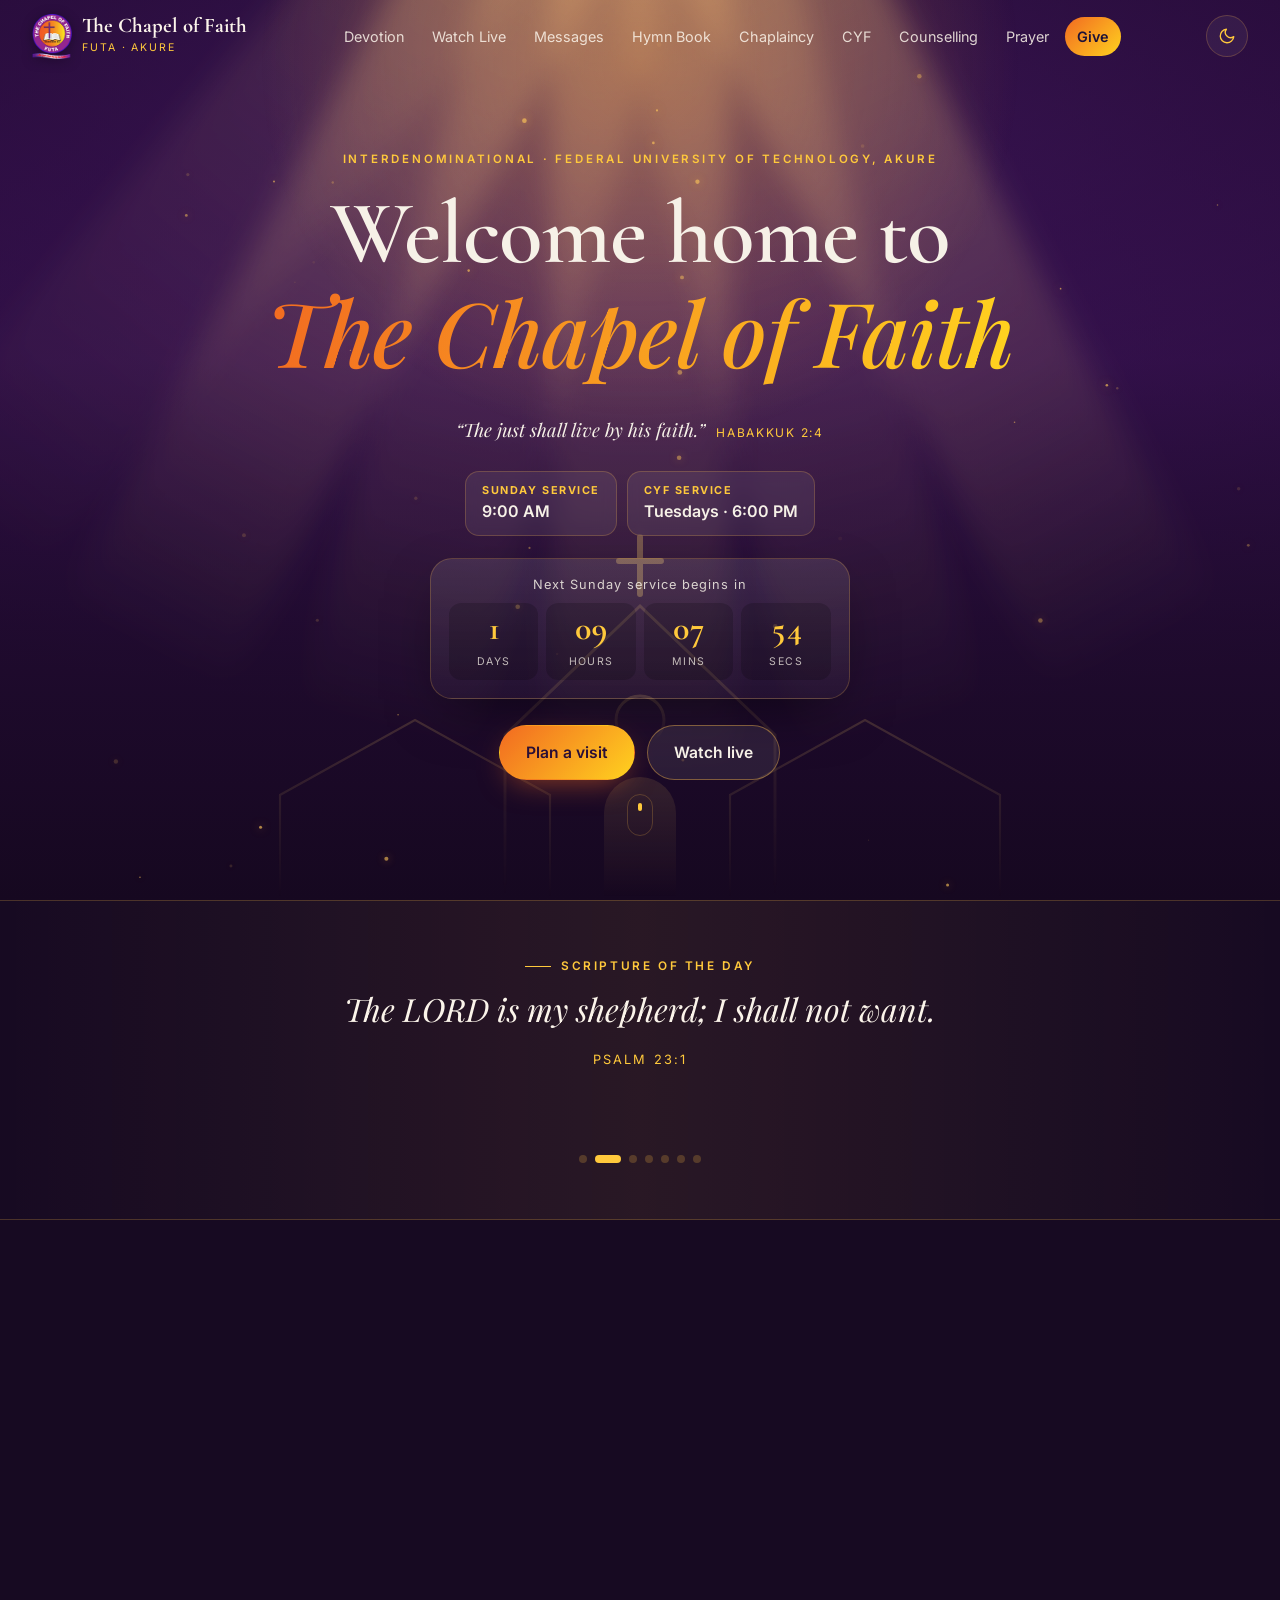
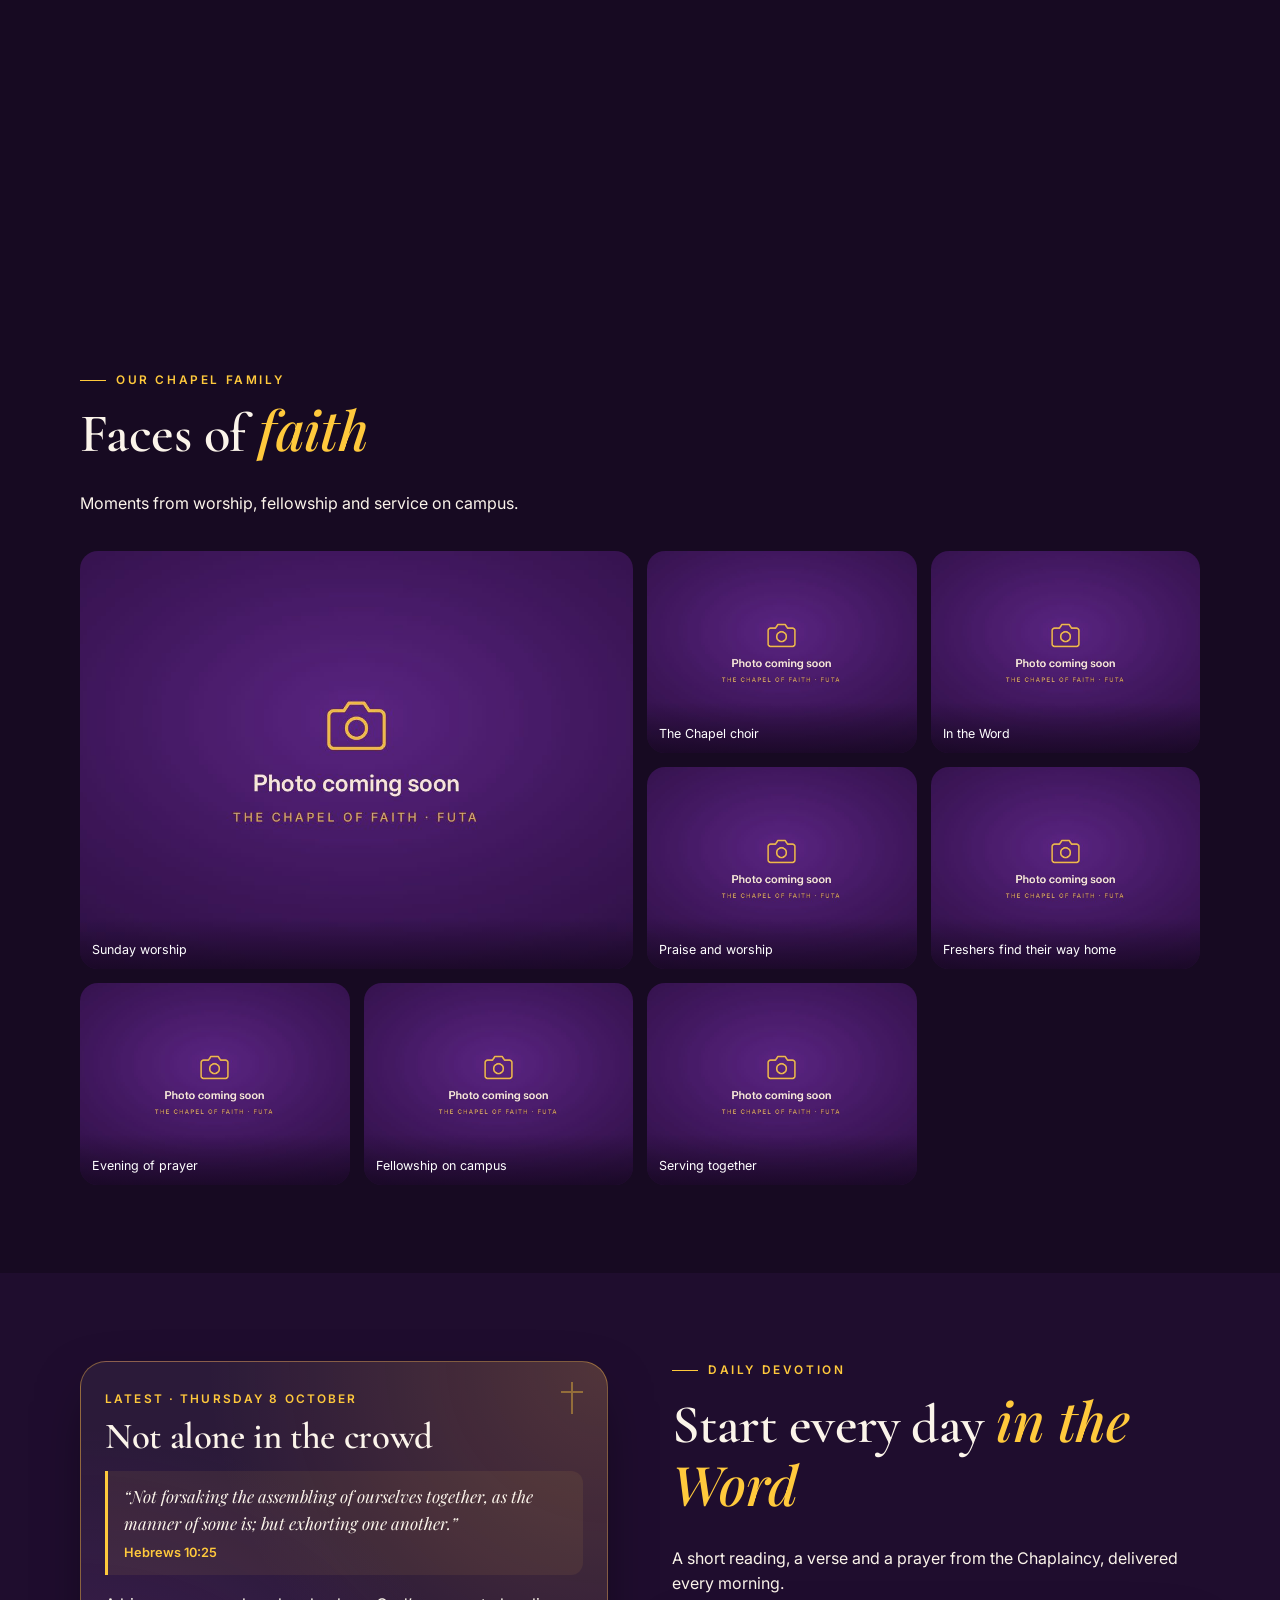
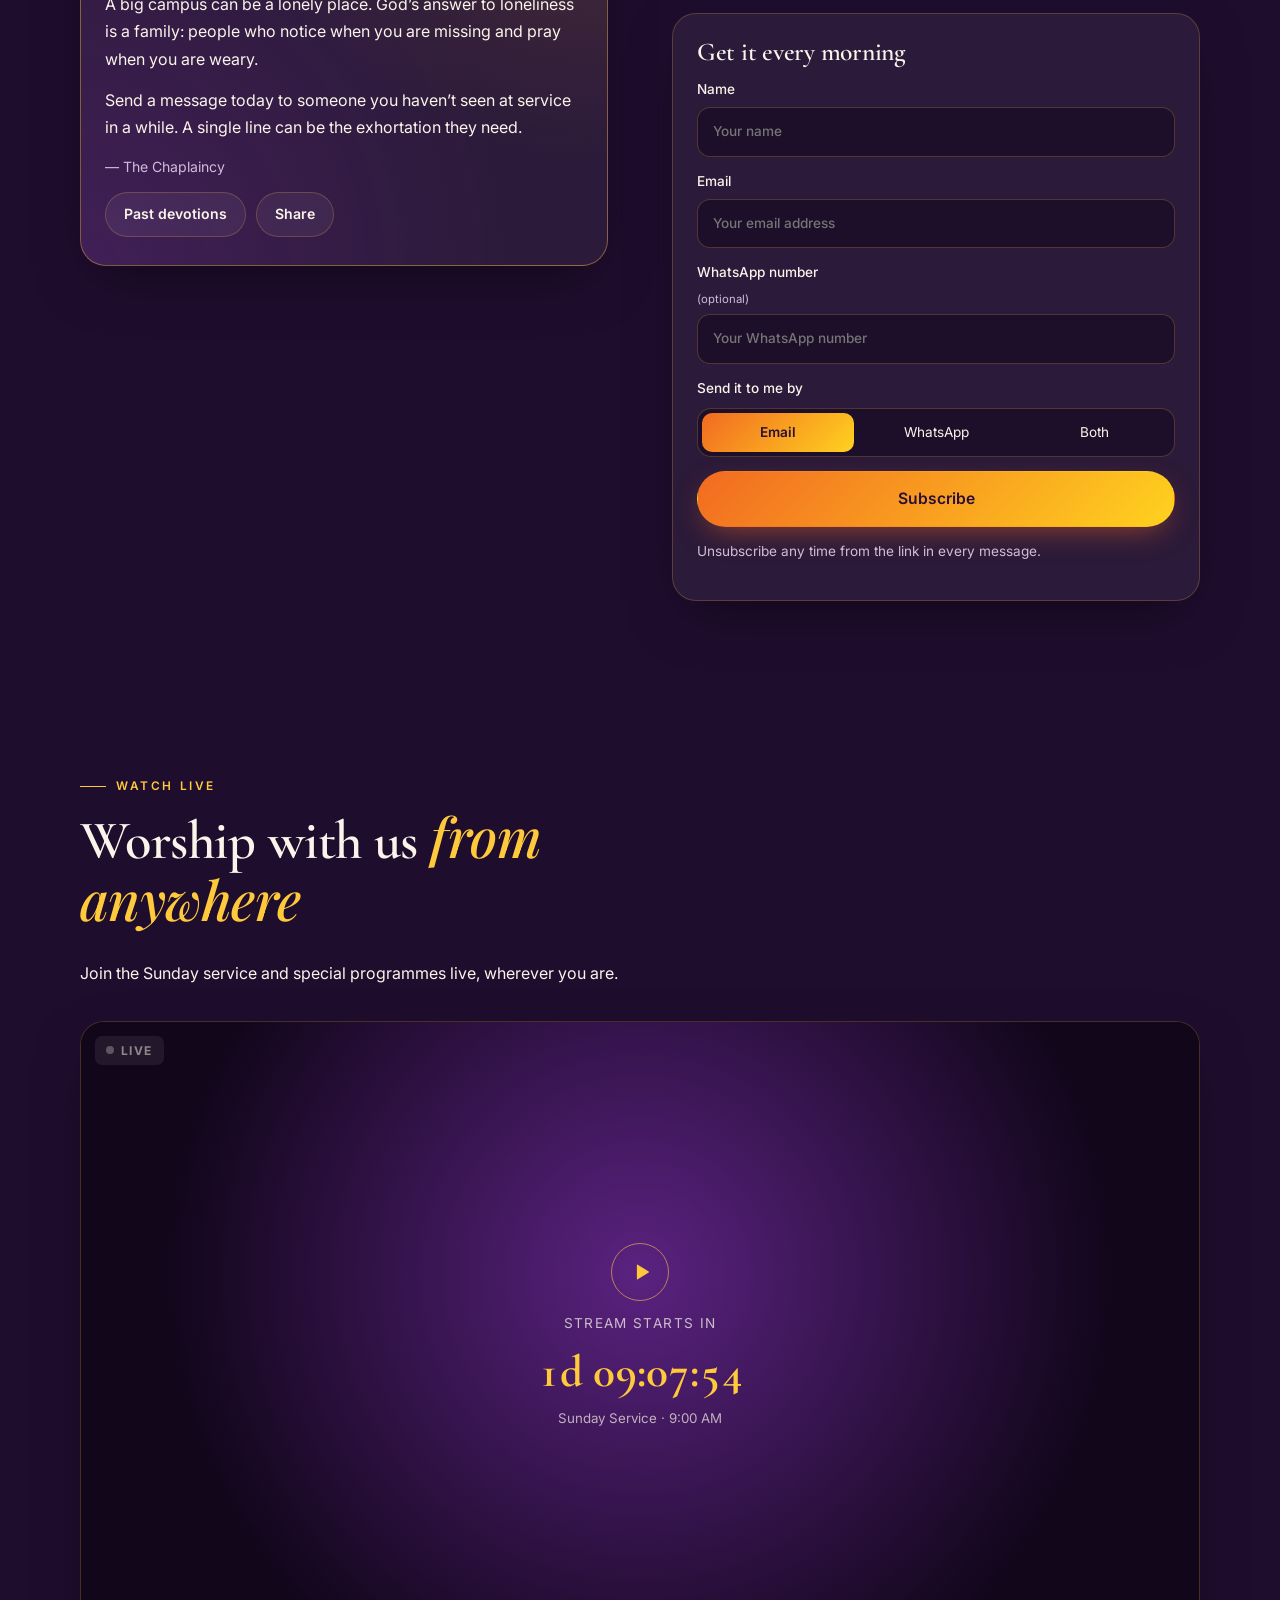
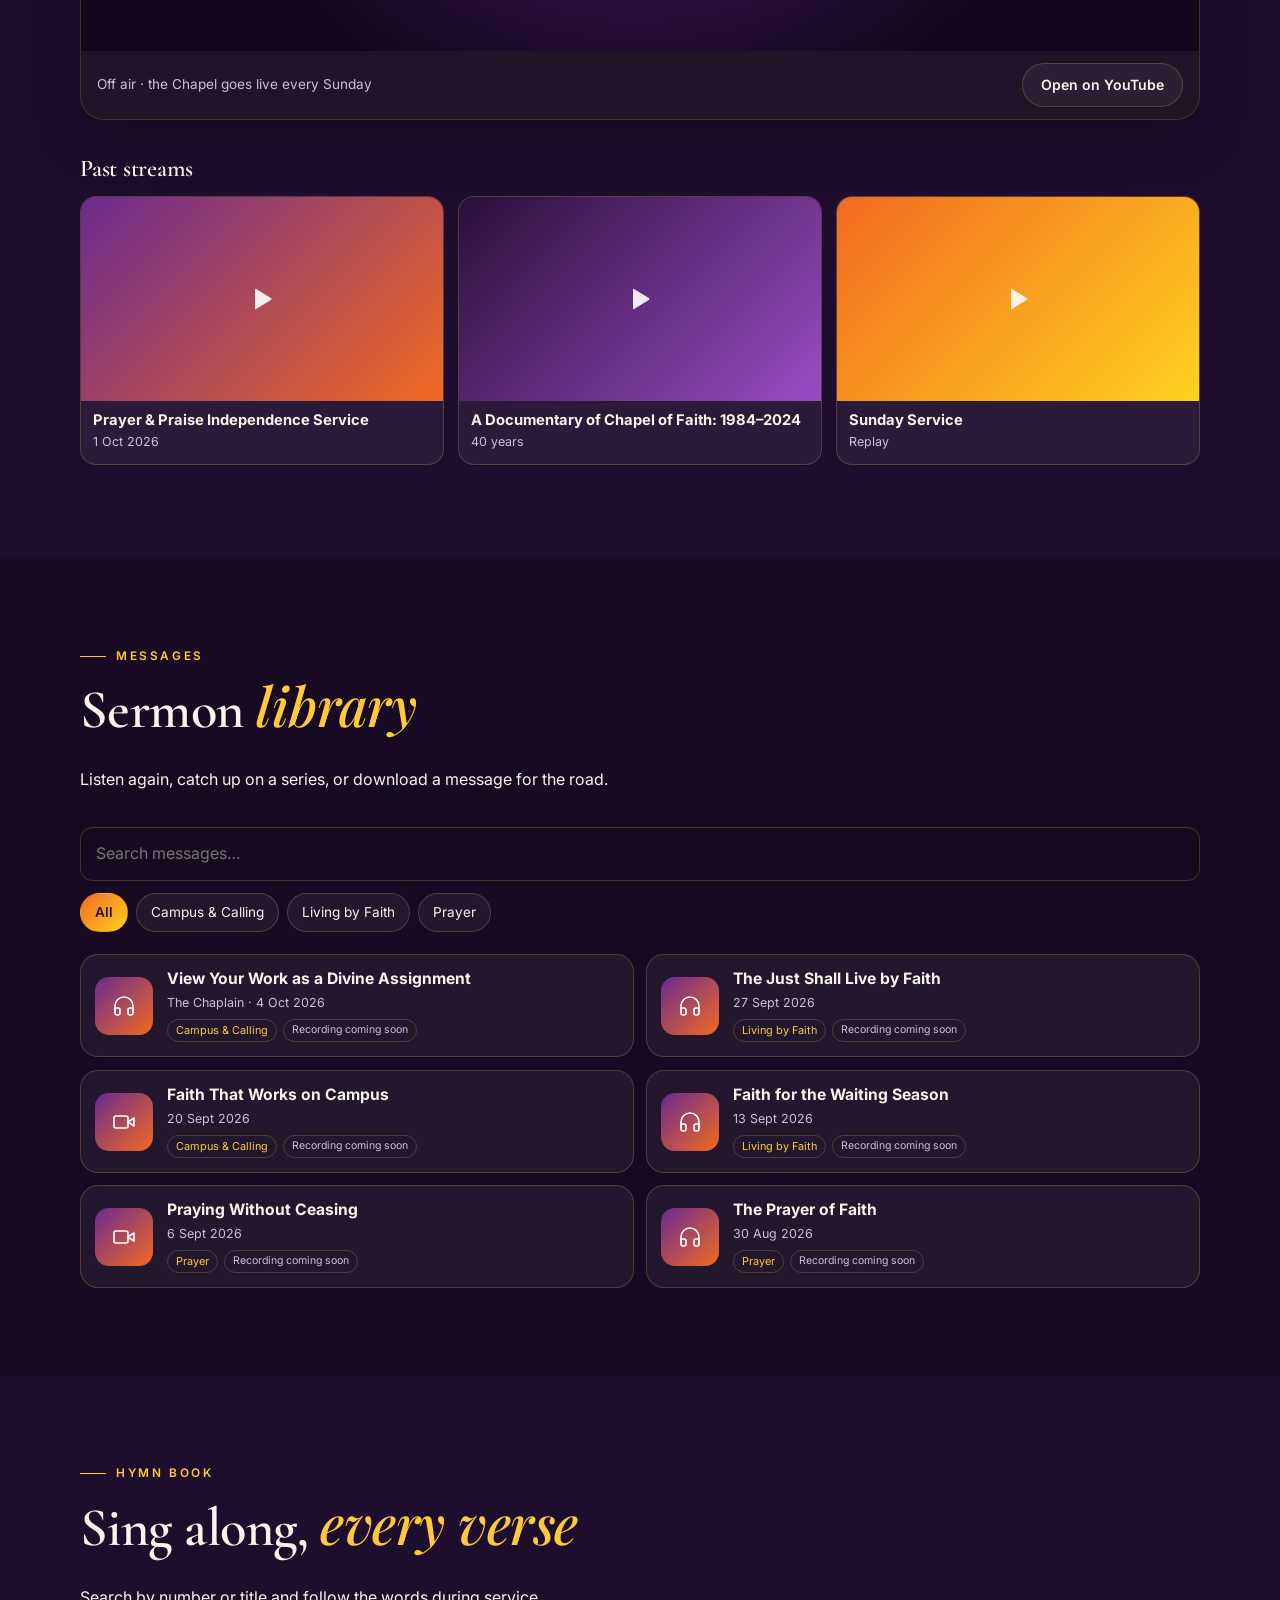
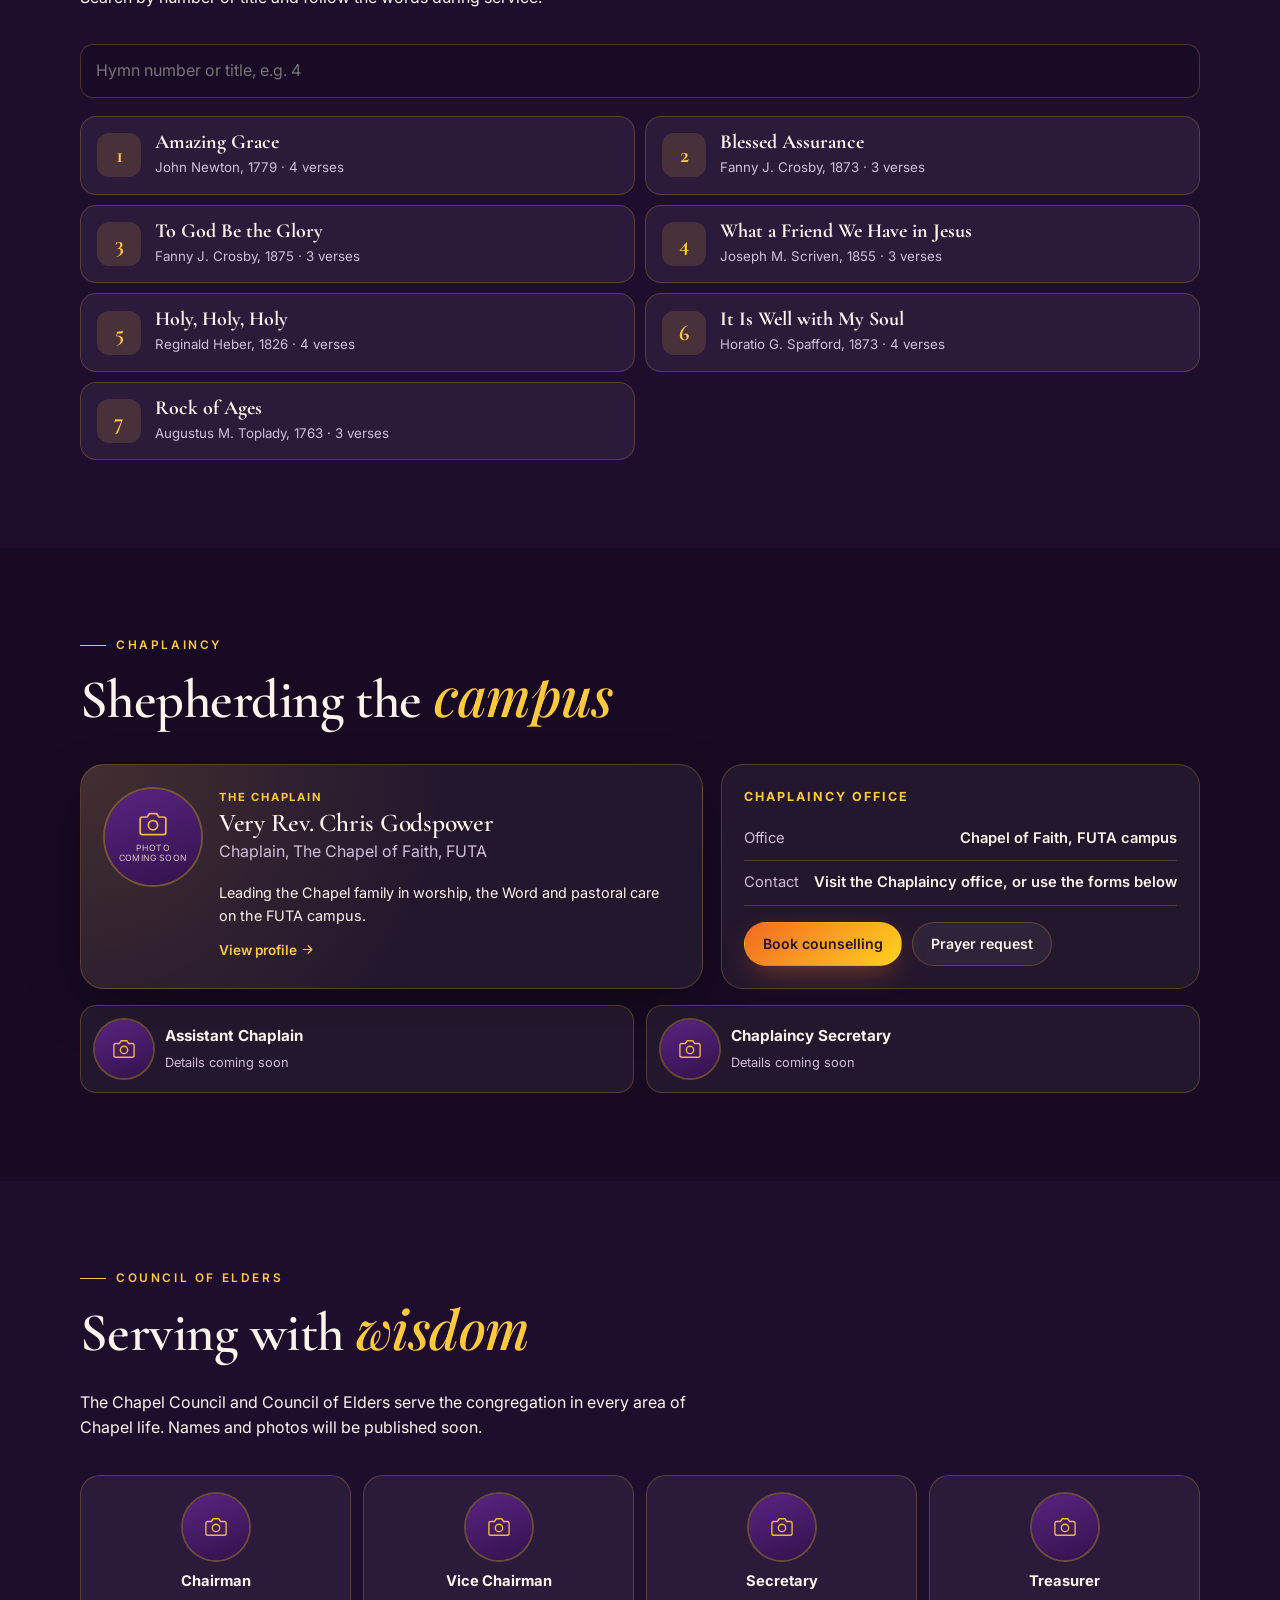
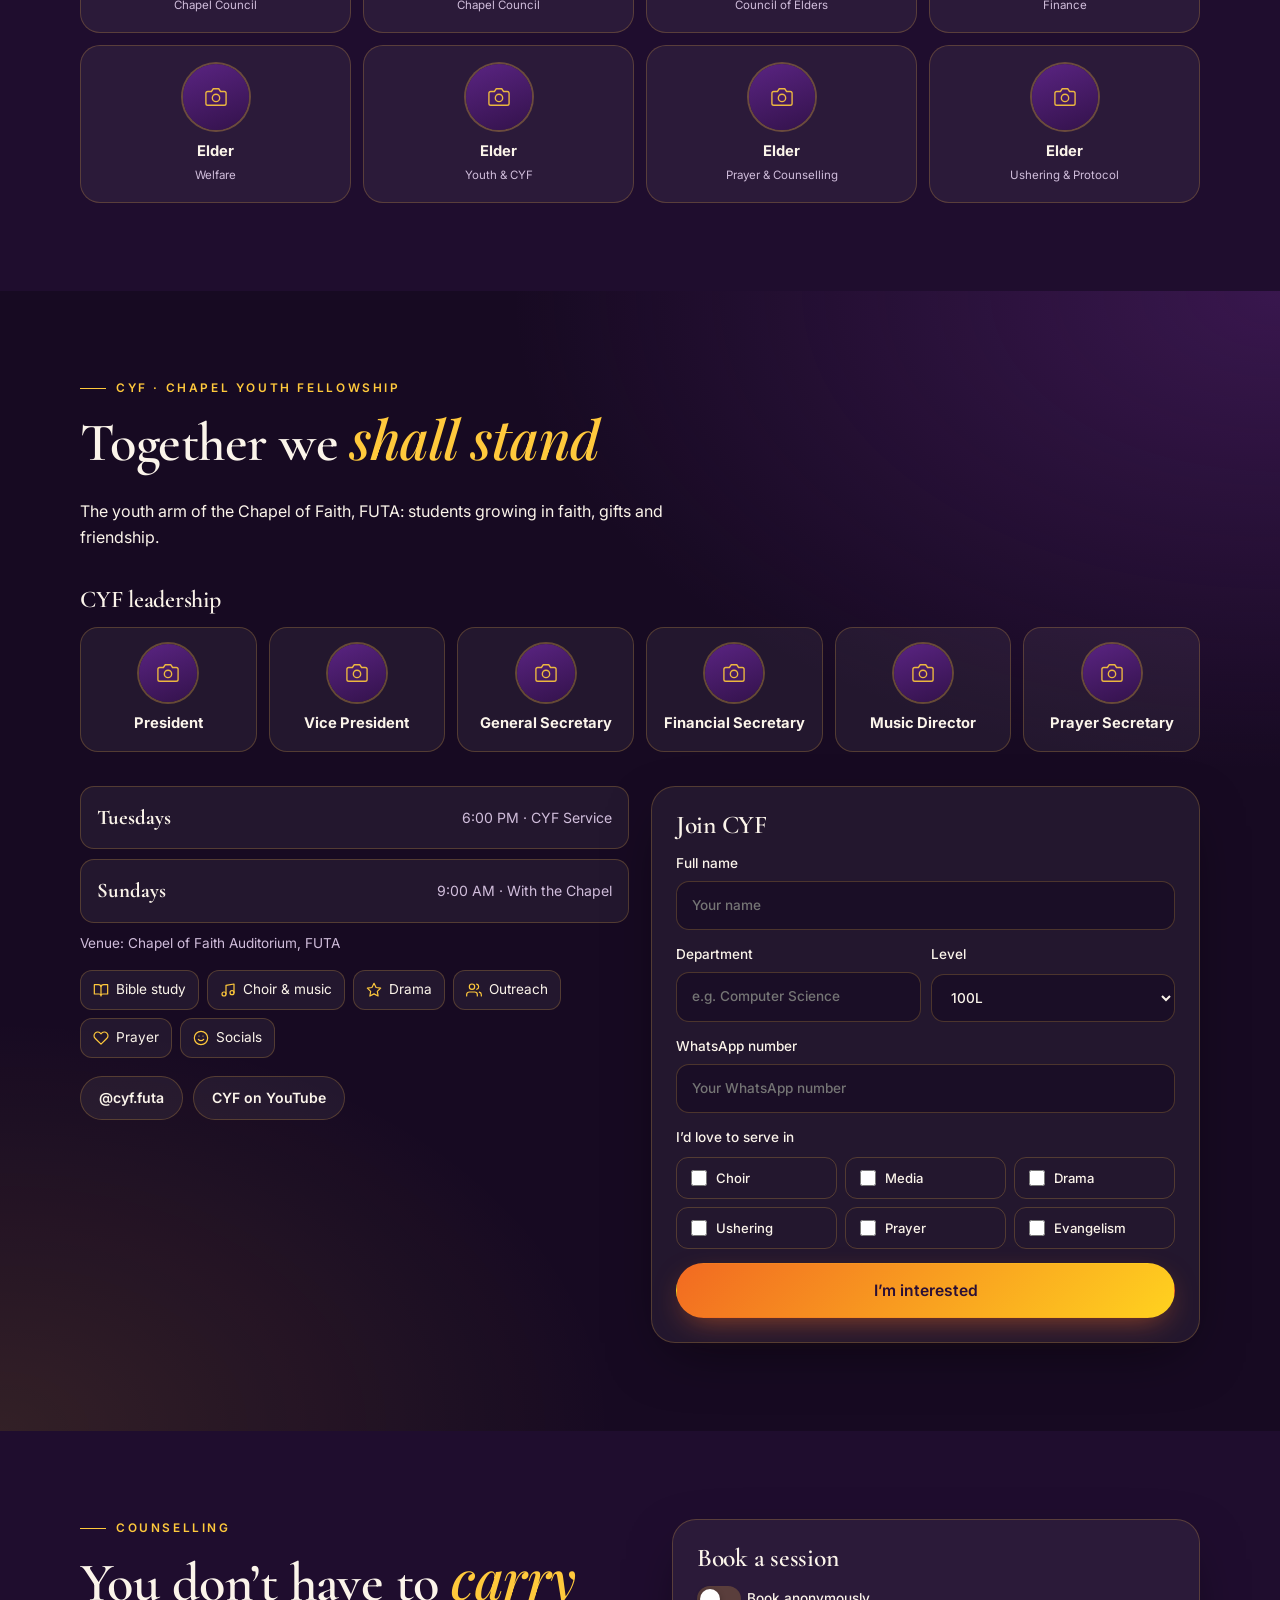
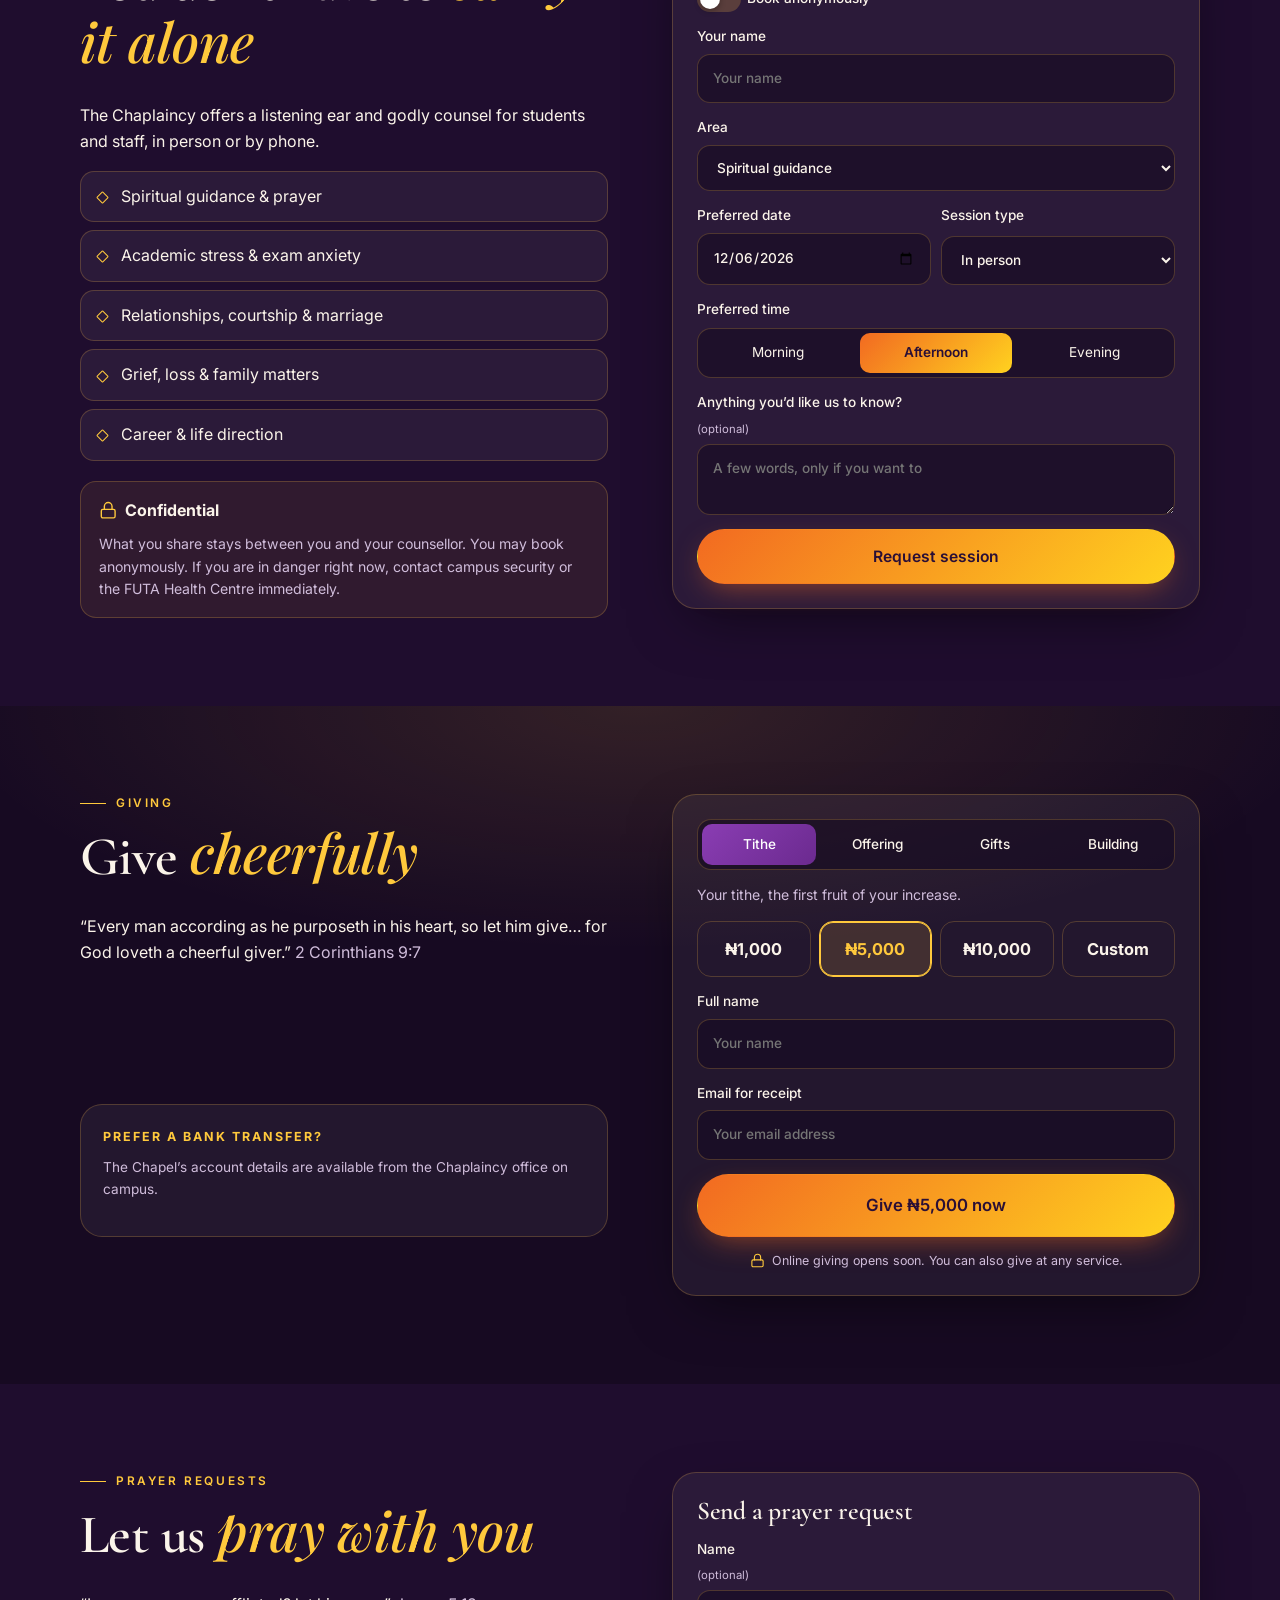
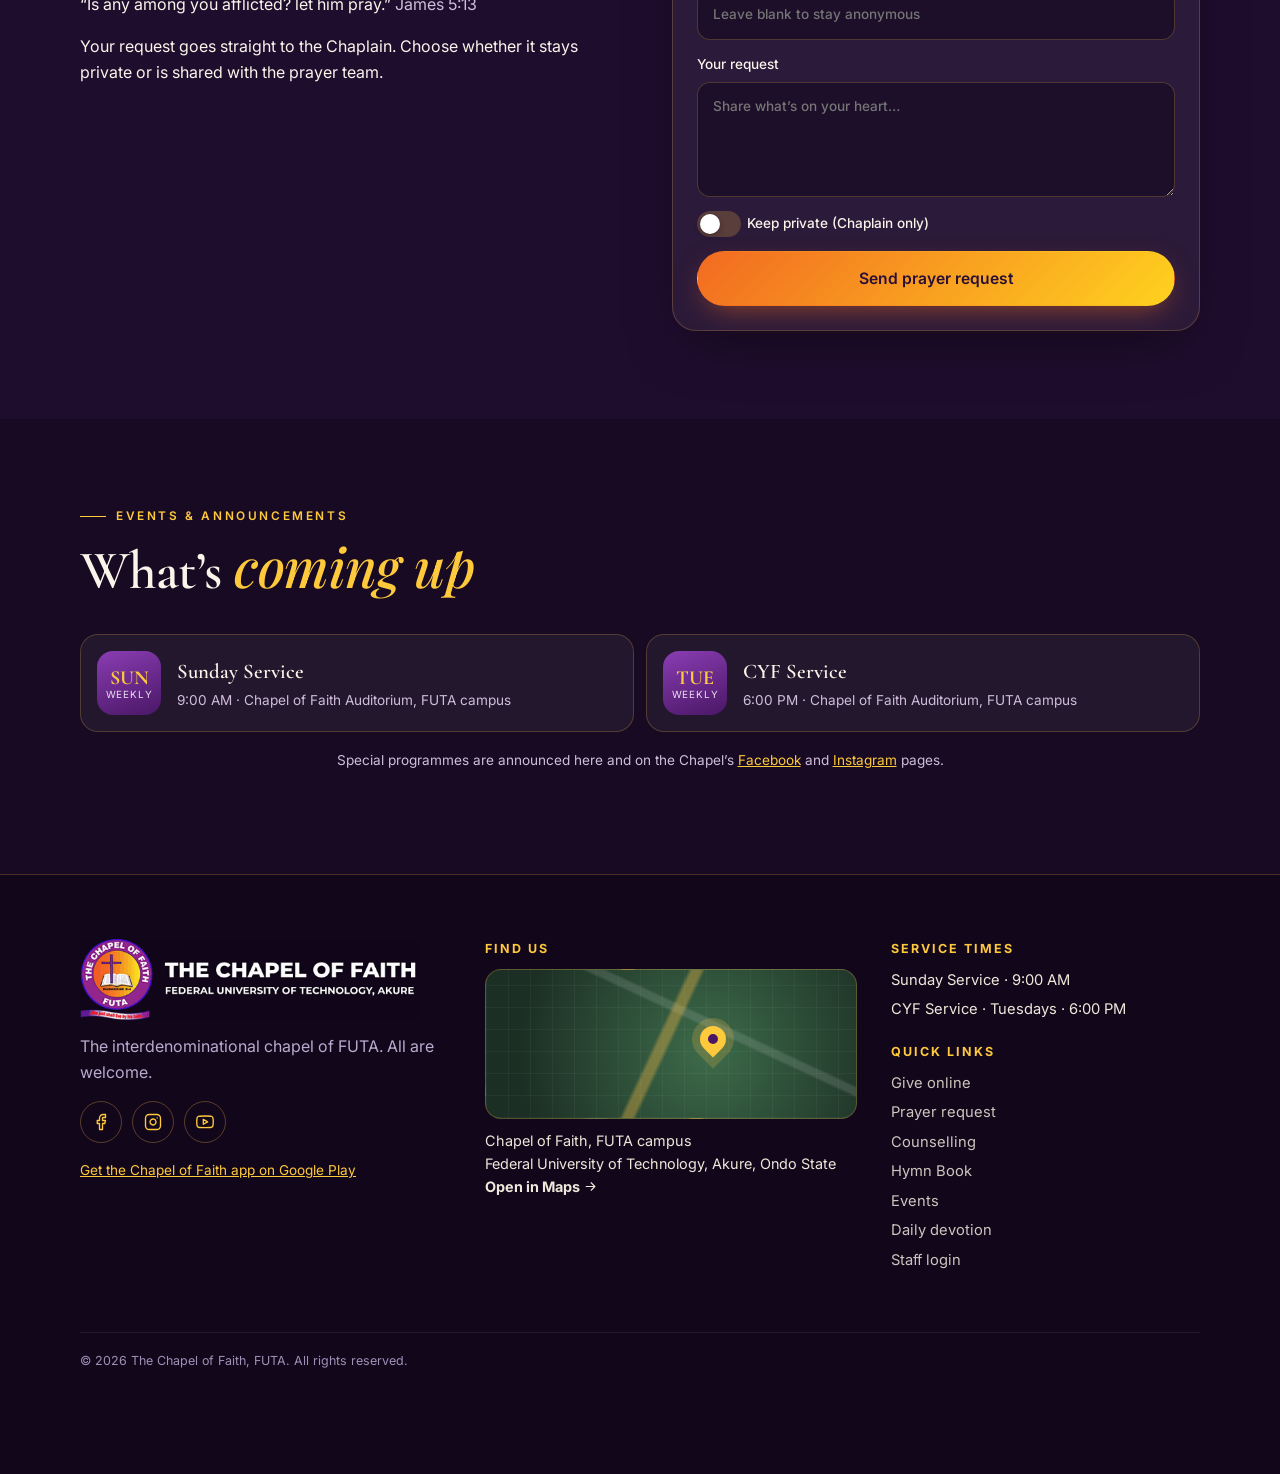
<file: index.html>
<!doctype html>
<html lang="en" data-theme="dark">
<head>
<meta charset="utf-8">
<meta name="viewport" content="width=device-width, initial-scale=1, viewport-fit=cover">
<title>The Chapel of Faith, FUTA · Interdenominational Chapel, Akure</title>
<meta name="description" content="The Chapel of Faith is the interdenominational chapel of the Federal University of Technology, Akure (FUTA). Sunday service 9:00 AM. Watch live, read the daily devotion, send a prayer request or book counselling.">
<meta name="theme-color" content="#3a1556">
<link rel="icon" type="image/png" href="assets/favicon.png">
<link rel="apple-touch-icon" href="assets/emblem.png">
<meta property="og:type" content="website">
<meta property="og:site_name" content="The Chapel of Faith, FUTA">
<meta property="og:title" content="The Chapel of Faith, FUTA">
<meta property="og:description" content="The interdenominational chapel of the Federal University of Technology, Akure. Sunday service 9:00 AM. All are welcome.">
<meta property="og:image" content="https://joshuaxcel.github.io/chapel-of-faith-futa/assets/emblem.png">
<link rel="stylesheet" href="styles.css">
</head>
<body>
<a class="skip" href="#main">Skip to content</a>
<svg class="sprite" aria-hidden="true" focusable="false" width="0" height="0"><defs><symbol id="i-sun" viewBox="0 0 24 24"><circle cx="12" cy="12" r="4"/><path d="M12 2v2M12 20v2M4.93 4.93l1.41 1.41M17.66 17.66l1.41 1.41M2 12h2M20 12h2M6.34 17.66l-1.41 1.41M19.07 4.93l-1.41 1.41"/></symbol><symbol id="i-moon" viewBox="0 0 24 24"><path d="M21 12.79A9 9 0 1 1 11.21 3 7 7 0 0 0 21 12.79z"/></symbol><symbol id="i-play" viewBox="0 0 24 24"><path d="M7 4.5v15l12-7.5z"/></symbol><symbol id="i-pause" viewBox="0 0 24 24"><path d="M8.5 5v14M15.5 5v14"/></symbol><symbol id="i-x" viewBox="0 0 24 24"><path d="M18 6 6 18M6 6l12 12"/></symbol><symbol id="i-download" viewBox="0 0 24 24"><path d="M21 15v4a2 2 0 0 1-2 2H5a2 2 0 0 1-2-2v-4M7 10l5 5 5-5M12 15V3"/></symbol><symbol id="i-external" viewBox="0 0 24 24"><path d="M18 13v6a2 2 0 0 1-2 2H5a2 2 0 0 1-2-2V8a2 2 0 0 1 2-2h6M15 3h6v6M10 14 21 3"/></symbol><symbol id="i-chev-l" viewBox="0 0 24 24"><path d="m15 18-6-6 6-6"/></symbol><symbol id="i-chev-r" viewBox="0 0 24 24"><path d="m9 18 6-6-6-6"/></symbol><symbol id="i-up" viewBox="0 0 24 24"><path d="M12 19V5M5 12l7-7 7 7"/></symbol><symbol id="i-arrow" viewBox="0 0 24 24"><path d="M5 12h14M13 6l6 6-6 6"/></symbol><symbol id="i-book" viewBox="0 0 24 24"><path d="M2 4h6a4 4 0 0 1 4 4v13a3 3 0 0 0-3-3H2zM22 4h-6a4 4 0 0 0-4 4v13a3 3 0 0 1 3-3h7z"/></symbol><symbol id="i-music" viewBox="0 0 24 24"><path d="M9 18V5l12-2v13"/><circle cx="6" cy="18" r="3"/><circle cx="18" cy="16" r="3"/></symbol><symbol id="i-star" viewBox="0 0 24 24"><path d="m12 2 3.09 6.26L22 9.27l-5 4.87 1.18 6.88L12 17.77l-6.18 3.25L7 14.14 2 9.27l6.91-1.01z"/></symbol><symbol id="i-users" viewBox="0 0 24 24"><path d="M17 21v-2a4 4 0 0 0-4-4H5a4 4 0 0 0-4 4v2"/><circle cx="9" cy="7" r="4"/><path d="M23 21v-2a4 4 0 0 0-3-3.87M16 3.13a4 4 0 0 1 0 7.75"/></symbol><symbol id="i-heart" viewBox="0 0 24 24"><path d="M20.84 4.61a5.5 5.5 0 0 0-7.78 0L12 5.67l-1.06-1.06a5.5 5.5 0 0 0-7.78 7.78l1.06 1.06L12 21.23l7.78-7.78 1.06-1.06a5.5 5.5 0 0 0 0-7.78z"/></symbol><symbol id="i-smile" viewBox="0 0 24 24"><circle cx="12" cy="12" r="10"/><path d="M8 14s1.5 2 4 2 4-2 4-2M9 9h.01M15 9h.01"/></symbol><symbol id="i-check" viewBox="0 0 24 24"><path d="M22 11.08V12a10 10 0 1 1-5.93-9.14"/><path d="M22 4 12 14.01l-3-3"/></symbol><symbol id="i-lock" viewBox="0 0 24 24"><rect x="3" y="11" width="18" height="11" rx="2"/><path d="M7 11V7a5 5 0 0 1 10 0v4"/></symbol><symbol id="i-church" viewBox="0 0 24 24"><path d="M12 2v4M10 4h4M6 22V11l6-5 6 5v11M2 22h20M10 22v-4a2 2 0 0 1 4 0v4"/></symbol><symbol id="i-video" viewBox="0 0 24 24"><rect x="2" y="6" width="14" height="12" rx="2"/><path d="m22 8-6 4 6 4z"/></symbol><symbol id="i-radio" viewBox="0 0 24 24"><circle cx="12" cy="12" r="2"/><path d="M16.24 7.76a6 6 0 0 1 0 8.49M7.76 16.24a6 6 0 0 1 0-8.49M19.07 4.93a10 10 0 0 1 0 14.14M4.93 19.07a10 10 0 0 1 0-14.14"/></symbol><symbol id="i-headphones" viewBox="0 0 24 24"><path d="M3 18v-6a9 9 0 0 1 18 0v6"/><path d="M21 19a2 2 0 0 1-2 2h-1a2 2 0 0 1-2-2v-3a2 2 0 0 1 2-2h3zM3 19a2 2 0 0 0 2 2h1a2 2 0 0 0 2-2v-3a2 2 0 0 0-2-2H3z"/></symbol><symbol id="i-camera" viewBox="0 0 24 24"><path d="M23 19a2 2 0 0 1-2 2H3a2 2 0 0 1-2-2V8a2 2 0 0 1 2-2h4l2-3h6l2 3h4a2 2 0 0 1 2 2z"/><circle cx="12" cy="13" r="4"/></symbol><symbol id="i-facebook" viewBox="0 0 24 24"><path d="M18 2h-3a5 5 0 0 0-5 5v3H7v4h3v8h4v-8h3l1-4h-4V7a1 1 0 0 1 1-1h3z"/></symbol><symbol id="i-instagram" viewBox="0 0 24 24"><rect x="2" y="2" width="20" height="20" rx="5"/><path d="M16 11.37A4 4 0 1 1 12.63 8 4 4 0 0 1 16 11.37zM17.5 6.5h.01"/></symbol><symbol id="i-youtube" viewBox="0 0 24 24"><path d="M22.54 6.42a2.78 2.78 0 0 0-1.94-2C18.88 4 12 4 12 4s-6.88 0-8.6.46a2.78 2.78 0 0 0-1.94 2A29 29 0 0 0 1 11.75a29 29 0 0 0 .46 5.33A2.78 2.78 0 0 0 3.4 19c1.72.46 8.6.46 8.6.46s6.88 0 8.6-.46a2.78 2.78 0 0 0 1.94-2 29 29 0 0 0 .46-5.25 29 29 0 0 0-.46-5.33z"/><path d="m9.75 15.02 5.75-3.27-5.75-3.27z"/></symbol><symbol id="i-whatsapp" viewBox="0 0 24 24"><path d="M21 11.5a8.38 8.38 0 0 1-.9 3.8 8.5 8.5 0 0 1-7.6 4.7 8.38 8.38 0 0 1-3.8-.9L3 21l1.9-5.7a8.38 8.38 0 0 1-.9-3.8 8.5 8.5 0 0 1 4.7-7.6 8.38 8.38 0 0 1 3.8-.9h.5a8.48 8.48 0 0 1 8 8z"/></symbol><symbol id="i-sparkle" viewBox="0 0 24 24"><path d="M12 3l1.9 5.6L19.5 10.5l-5.6 1.9L12 18l-1.9-5.6L4.5 10.5l5.6-1.9z"/></symbol><symbol id="i-gift" viewBox="0 0 24 24"><path d="M20 12v10H4V12M2 7h20v5H2zM12 22V7M12 7H7.5a2.5 2.5 0 0 1 0-5C11 2 12 7 12 7zM12 7h4.5a2.5 2.5 0 0 0 0-5C13 2 12 7 12 7z"/></symbol></defs></svg>
<div class="loader" id="loader" aria-hidden="true"><img src="assets/emblem.png" alt="" width="150" height="168"><p>The Chapel of Faith</p><i></i></div>

<!-- ============ NAV ============ -->
<header class="nav" id="nav">
  <a class="brand" href="#top" aria-label="The Chapel of Faith, FUTA home">
    <img src="assets/emblem-sm.png" alt="" width="40" height="45">
    <span><b>The Chapel of Faith</b><small>FUTA · Akure</small></span>
  </a>
  <nav class="links" id="navLinks" aria-label="Main">
    <a href="#devotion">Devotion</a>
    <a href="#live">Watch Live</a>
    <a href="#messages">Messages</a>
    <a href="#hymns">Hymn Book</a>
    <a href="#chaplaincy">Chaplaincy</a>
    <a href="#cyf">CYF</a>
    <a href="#counselling">Counselling</a>
    <a href="#prayer">Prayer</a>
    <a href="#giving" class="nav-give">Give</a>
  </nav>
  <div class="nav-actions">
    <button class="icon-btn" id="themeToggle" aria-label="Switch light/dark mode"><span class="sun"><svg class="ic" aria-hidden="true"><use href="#i-sun"/></svg></span><span class="moon"><svg class="ic" aria-hidden="true"><use href="#i-moon"/></svg></span></button>
    <button class="icon-btn menu-btn" id="menuBtn" aria-label="Open menu" aria-expanded="false"><i></i><i></i><i></i></button>
  </div>
</header>

<main id="main">
<!-- ============ HERO ============ -->
<section class="hero" id="top">
  <div class="hero-slides" id="heroSlides" aria-hidden="true"></div>
  <div class="hero-shade" aria-hidden="true"></div>
  <div class="rays" aria-hidden="true"><i></i><i></i><i></i><i></i><i></i><i></i></div>
  <div class="glow" aria-hidden="true"></div>
  <canvas id="motes" aria-hidden="true"></canvas>
  <svg class="chapel-art" viewBox="0 0 600 260" aria-hidden="true">
    <defs><linearGradient id="cg" x1="0" y1="0" x2="0" y2="1"><stop offset="0" stop-color="#f3c969" stop-opacity=".55"/><stop offset="1" stop-color="#f3c969" stop-opacity="0"/></linearGradient></defs>
    <path d="M300 18 v38 M286 34 h28" stroke="#f3c969" stroke-width="4" stroke-linecap="round" fill="none"/>
    <path d="M300 64 L210 150 L210 260 L390 260 L390 150 Z" fill="none" stroke="url(#cg)" stroke-width="2"/>
    <path d="M60 260 L60 190 L150 140 L240 190 L240 260 M360 260 L360 190 L450 140 L540 190 L540 260" fill="none" stroke="url(#cg)" stroke-width="1.5"/>
    <path d="M276 260 v-58 a24 24 0 0 1 48 0 v58" fill="url(#cg)" opacity=".7"/>
    <circle cx="300" cy="140" r="16" fill="none" stroke="url(#cg)" stroke-width="2"/>
  </svg>
  <div class="hero-inner">
    <p class="eyebrow reveal">Interdenominational · Federal University of Technology, Akure</p>
    <h1 class="reveal">Welcome home to<br><em>The Chapel of Faith</em></h1>
    <p class="motto reveal" id="heroMotto"></p>
    <div class="times reveal" id="heroTimes"></div>
    <div class="countdown reveal" id="countdown" aria-live="polite">
      <p class="cd-label" id="cdLabel">Next Sunday service begins in</p>
      <div class="cd-grid">
        <div><b id="cdD">0</b><span>days</span></div>
        <div><b id="cdH">00</b><span>hours</span></div>
        <div><b id="cdM">00</b><span>mins</span></div>
        <div><b id="cdS">00</b><span>secs</span></div>
      </div>
    </div>
    <div class="cta reveal">
      <button class="btn gold" id="planVisitBtn">Plan a visit</button>
      <a class="btn ghost" href="#live">Watch live</a>
    </div>
  </div>
  <div class="slide-cap" id="slideCap" aria-hidden="true"><span id="slideCapText"></span><div class="slide-dots" id="slideDots"></div></div>
  <a class="scroll-cue" href="#scripture" aria-label="Scroll down"><span></span></a>
</section>

<!-- ============ SPECIAL EVENTS (shown when an event is flagged special) ============ -->
<section class="specials" id="specials" hidden aria-label="Special events">
  <div class="wrap">
    <div class="specials-head"><p class="kicker">Special events</p><div class="sp-nav"><button class="icon-btn" id="spPrev" aria-label="Previous special event"><svg class="ic" aria-hidden="true"><use href="#i-chev-l"/></svg></button><button class="icon-btn" id="spNext" aria-label="Next special event"><svg class="ic" aria-hidden="true"><use href="#i-chev-r"/></svg></button></div></div>
    <div class="sp-track" id="spTrack"></div>
  </div>
</section>

<!-- ============ SCRIPTURE OF THE DAY ============ -->
<section class="scripture" id="scripture" aria-label="Scripture of the day">
  <div class="wrap">
    <p class="kicker">Scripture of the day</p>
    <blockquote id="verse"><p id="verseText">The LORD is my shepherd; I shall not want.</p><cite id="verseRef">Psalm 23:1</cite></blockquote>
    <div class="dots" id="verseDots" role="tablist" aria-label="Choose scripture"></div>
  </div>
</section>

<!-- ============ ABOUT ============ -->
<section class="section" id="about">
  <div class="wrap two">
    <div class="reveal">
      <p class="kicker">About the Chapel</p>
      <h2>One family of faith, <em>many traditions</em></h2>
      <p>The Chapel of Faith, FUTA is the interdenominational church of the Federal University of Technology, Akure. Students, staff and families from every Christian background worship here together, on campus, as one body.</p>
      <p>Founded in 1984, the Chapel marked 40 years of worship in 2024. It is a place to pray between lectures, to find community far from home, and to grow in faith through every season of university life.</p>
      <div class="stats">
        <div><b data-count="1984">0</b><span>Founded</span></div>
        <div><b data-count="40" data-suffix="+">0</b><span>Years of worship</span></div>
        <div><b>1</b><span>Body in Christ</span></div>
      </div>
    </div>
    <div class="about-card reveal">
      <img src="assets/emblem.png" alt="The Chapel of Faith, FUTA emblem: a cross over an open Bible, Habakkuk 2:4" width="170" height="191">
      <h3>“The just shall live by his faith”</h3>
      <p>Habakkuk 2:4, the motto on the Chapel’s crest.</p>
      <ul class="pills"><li>Interdenominational</li><li>FUTA campus</li><li>All are welcome</li></ul>
    </div>
  </div>
</section>

<!-- ============ HOME GALLERY (photos from assets/gallery/ + Admin → Gallery) ============ -->
<section class="section gallery-sec" id="gallery">
  <div class="wrap">
    <div class="head reveal">
      <p class="kicker">Our Chapel family</p>
      <h2>Faces of <em>faith</em></h2>
      <p>Moments from worship, fellowship and service on campus.</p>
    </div>
    <div class="gallery reveal" id="galleryGrid"></div>
  </div>
</section>

<!-- ============ DAILY DEVOTION ============ -->
<section class="section alt devotion" id="devotion">
  <div class="wrap two">
    <article class="dev-card reveal" id="devCard" aria-live="polite">
      <p class="dev-date" id="devDate">Today’s devotion</p>
      <h3 id="devTitle">Loading…</h3>
      <blockquote class="dev-verse"><p id="devVerse"></p><cite id="devRef"></cite></blockquote>
      <div class="dev-body" id="devBody"></div>
      <p class="dev-author" id="devAuthor"></p>
      <div class="row-btns"><button class="btn small ghost" id="devArchiveBtn" type="button">Past devotions</button><button class="btn small ghost" id="devShareBtn" type="button">Share</button></div>
    </article>
    <div class="reveal">
      <p class="kicker">Daily devotion</p>
      <h2>Start every day <em>in the Word</em></h2>
      <p>A short reading, a verse and a prayer from the Chaplaincy, delivered every morning.</p>
      <form class="card form" id="subForm" novalidate>
        <h3>Get it every morning</h3>
        <label>Name<input id="subName" autocomplete="name" placeholder="Your name"></label>
        <label>Email<input id="subEmail" type="email" autocomplete="email" placeholder="Your email address"></label>
        <label>WhatsApp number <small>(optional)</small><input id="subPhone" inputmode="tel" autocomplete="tel" placeholder="Your WhatsApp number"></label>
        <fieldset><legend>Send it to me by</legend>
          <div class="seg" id="subChannel">
            <button type="button" data-v="email" class="on">Email</button>
            <button type="button" data-v="whatsapp">WhatsApp</button>
            <button type="button" data-v="both">Both</button>
          </div>
        </fieldset>
        <button class="btn gold full" type="submit">Subscribe</button>
        <p class="muted small-t">Unsubscribe any time from the link in every message.</p>
        <div class="done" hidden><span><svg class="ic" aria-hidden="true"><use href="#i-book"/></svg></span><b>You’re subscribed!</b><p id="subDoneText">Your first devotion arrives tomorrow morning.</p></div>
      </form>
    </div>
  </div>
</section>

<!-- ============ WATCH LIVE ============ -->
<section class="section alt" id="live">
  <div class="wrap">
    <div class="head reveal">
      <p class="kicker">Watch Live</p>
      <h2>Worship with us <em>from anywhere</em></h2>
      <p>Join the Sunday service and special programmes live, wherever you are.</p>
    </div>
    <div class="player reveal" id="player" data-live="false">
      <div class="player-screen">
        <div class="live-badge" id="liveBadge"><i></i>LIVE</div>
        <div class="offair" id="offAir">
          <span class="play-ring"><svg class="ic fill" aria-hidden="true"><use href="#i-play"/></svg></span>
          <p>Stream starts in</p>
          <b id="streamCd">0d 00:00:00</b>
          <small id="streamNext">Sunday Service · 9:00 AM</small>
        </div>
        <div class="onair" id="onAir">
          <div class="onair-art"><span></span><span></span><span></span></div>
          <p id="onAirTitle"><b>Sunday Service</b></p>
        </div>
      </div>
      <div class="player-bar">
        <span class="live-state" id="liveState">Off air · next service soon</span>
        <a class="btn small ghost" id="ytLink" href="https://www.youtube.com/channel/UC2ZO0wK5PAPx-bOlCbN2Z7w" target="_blank" rel="noopener">Open on YouTube</a>
      </div>
    </div>
    <h3 class="sub reveal">Past streams</h3>
    <div class="past reveal">
      <a class="past-card" href="https://www.youtube.com/channel/UC2ZO0wK5PAPx-bOlCbN2Z7w" target="_blank" rel="noopener"><div class="thumb t1"><svg class="ic fill" aria-hidden="true"><use href="#i-play"/></svg></div><b>Prayer &amp; Praise Independence Service</b><span>1 Oct 2026</span></a>
      <a class="past-card" href="https://www.youtube.com/channel/UC2ZO0wK5PAPx-bOlCbN2Z7w" target="_blank" rel="noopener"><div class="thumb t2"><svg class="ic fill" aria-hidden="true"><use href="#i-play"/></svg></div><b>A Documentary of Chapel of Faith: 1984–2024</b><span>40 years</span></a>
      <a class="past-card" href="https://www.youtube.com/channel/UC2ZO0wK5PAPx-bOlCbN2Z7w" target="_blank" rel="noopener"><div class="thumb t3"><svg class="ic fill" aria-hidden="true"><use href="#i-play"/></svg></div><b>Sunday Service</b><span>Replay</span></a>
    </div>
  </div>
</section>

<!-- ============ MESSAGES LIBRARY ============ -->
<section class="section" id="messages">
  <div class="wrap">
    <div class="head reveal">
      <p class="kicker">Messages</p>
      <h2>Sermon <em>library</em></h2>
      <p>Listen again, catch up on a series, or download a message for the road.</p>
    </div>
    <div class="lib-tools reveal">
      <input type="search" id="msgSearch" placeholder="Search messages…" aria-label="Search messages">
      <div class="chips" id="seriesChips"></div>
    </div>
    <div class="msg-list" id="msgList"></div>
    <p class="empty" id="msgEmpty" hidden>No messages match that search.</p>
    <!-- Mini player -->
    <div class="mini-player" id="miniPlayer" hidden>
      <button class="mp-play" id="mpPlay" aria-label="Play/pause"><svg class="ic" aria-hidden="true"><use href="#i-pause"/></svg></button>
      <div class="mp-info"><b id="mpTitle">Message</b><span id="mpMeta">Preacher</span>
        <div class="mp-bar" id="mpBar"><i id="mpFill"></i></div></div>
      <span class="mp-time" id="mpTime">0:00</span>
      <button class="mp-x" id="mpClose" aria-label="Close player"><svg class="ic" aria-hidden="true"><use href="#i-x"/></svg></button>
    </div>
    <audio id="audio" preload="none"></audio>
  </div>
</section>

<!-- ============ HYMN BOOK ============ -->
<section class="section alt" id="hymns">
  <div class="wrap">
    <div class="head reveal">
      <p class="kicker">Hymn Book</p>
      <h2>Sing along, <em>every verse</em></h2>
      <p>Search by number or title and follow the words during service.</p>
    </div>
    <div class="lib-tools reveal">
      <input type="search" id="hymnSearch" placeholder="Hymn number or title, e.g. 4" aria-label="Search hymns" inputmode="search">
    </div>
    <ol class="hymn-list reveal" id="hymnList"></ol>
  </div>
</section>

<!-- ============ CHAPLAINCY ============ -->
<section class="section" id="chaplaincy">
  <div class="wrap">
    <div class="head reveal">
      <p class="kicker">Chaplaincy</p>
      <h2>Shepherding the <em>campus</em></h2>
    </div>
    <div class="chaplain reveal">
      <button class="chap-card" id="chaplainCard" aria-label="Open the Chaplain's profile"></button>
      <div class="contact-card" id="chapContact"></div>
    </div>
    <div class="assist reveal" id="chapAssist"></div>
  </div>
</section>

<!-- ============ ELDERS ============ -->
<section class="section alt" id="elders">
  <div class="wrap">
    <div class="head reveal">
      <p class="kicker">Council of Elders</p>
      <h2>Serving with <em>wisdom</em></h2>
      <p id="eldersIntro">The Chapel Council and Council of Elders serve the congregation in every area of Chapel life.</p>
    </div>
    <div class="elders reveal" id="eldersGrid"></div>
  </div>
</section>

<!-- ============ CYF ============ -->
<section class="section cyf" id="cyf">
  <div class="wrap">
    <div class="head reveal">
      <p class="kicker">CYF · Chapel Youth Fellowship</p>
      <h2>Together we <em>shall stand</em></h2>
      <p id="cyfAbout"></p>
    </div>
    <h3 class="sub reveal">CYF leadership</h3>
    <div class="leaders reveal" id="cyfLeaders"></div>
    <div class="cyf-grid">
      <div class="cyf-times reveal">
        <div id="cyfMeetings"></div>
        <p class="muted small-t" id="cyfVenue"></p>
        <div class="acts">
          <span><svg class="ic" aria-hidden="true"><use href="#i-book"/></svg>Bible study</span><span><svg class="ic" aria-hidden="true"><use href="#i-music"/></svg>Choir &amp; music</span><span><svg class="ic" aria-hidden="true"><use href="#i-star"/></svg>Drama</span><span><svg class="ic" aria-hidden="true"><use href="#i-users"/></svg>Outreach</span><span><svg class="ic" aria-hidden="true"><use href="#i-heart"/></svg>Prayer</span><span><svg class="ic" aria-hidden="true"><use href="#i-smile"/></svg>Socials</span>
        </div>
        <div class="row-btns">
          <a class="btn small ghost" id="cyfIg" href="https://www.instagram.com/cyf.futa/" target="_blank" rel="noopener">@cyf.futa</a>
          <a class="btn small ghost" id="cyfYt" href="https://www.youtube.com/@cyffuta" target="_blank" rel="noopener">CYF on YouTube</a>
        </div>
      </div>
      <form class="card form reveal" id="cyfForm" novalidate>
        <h3>Join CYF</h3>
        <label>Full name<input id="cyfName" required autocomplete="name" placeholder="Your name"></label>
        <div class="split">
          <label>Department<input id="cyfDept" placeholder="e.g. Computer Science"></label>
          <label>Level<select id="cyfLevel"><option>100L</option><option>200L</option><option>300L</option><option>400L</option><option>500L</option><option>PG</option></select></label>
        </div>
        <label>WhatsApp number<input id="cyfPhone" inputmode="tel" autocomplete="tel" placeholder="Your WhatsApp number"></label>
        <fieldset><legend>I’d love to serve in</legend>
          <div class="checks">
            <label><input type="checkbox" value="Choir"> Choir</label>
            <label><input type="checkbox" value="Media"> Media</label>
            <label><input type="checkbox" value="Drama"> Drama</label>
            <label><input type="checkbox" value="Ushering"> Ushering</label>
            <label><input type="checkbox" value="Prayer"> Prayer</label>
            <label><input type="checkbox" value="Evangelism"> Evangelism</label>
          </div>
        </fieldset>
        <button class="btn gold full" type="submit">I’m interested</button>
        <div class="done" hidden><span><svg class="ic" aria-hidden="true"><use href="#i-check"/></svg></span><b>Welcome to the family!</b><p>A CYF leader will reach out on WhatsApp this week.</p></div>
      </form>
    </div>
  </div>
</section>

<!-- ============ COUNSELLING ============ -->
<section class="section alt" id="counselling">
  <div class="wrap two">
    <div class="reveal">
      <p class="kicker">Counselling</p>
      <h2>You don’t have to <em>carry it alone</em></h2>
      <p>The Chaplaincy offers a listening ear and godly counsel for students and staff, in person or by phone.</p>
      <ul class="offers">
        <li>Spiritual guidance &amp; prayer</li>
        <li>Academic stress &amp; exam anxiety</li>
        <li>Relationships, courtship &amp; marriage</li>
        <li>Grief, loss &amp; family matters</li>
        <li>Career &amp; life direction</li>
      </ul>
      <div class="confid"><b><svg class="ic" aria-hidden="true"><use href="#i-lock"/></svg>Confidential</b><p>What you share stays between you and your counsellor. You may book anonymously. If you are in danger right now, contact campus security or the FUTA Health Centre immediately.</p></div>
    </div>
    <form class="card form reveal" id="counselForm" novalidate>
      <h3>Book a session</h3>
      <label class="switch"><input type="checkbox" id="anonToggle"><span></span> Book anonymously</label>
      <label id="cNameWrap">Your name<input id="cName" autocomplete="name" placeholder="Your name"></label>
      <label>Area<select id="cTopic"><option>Spiritual guidance</option><option>Academic stress</option><option>Relationships</option><option>Grief &amp; family</option><option>Career</option><option>Something else</option></select></label>
      <div class="split">
        <label>Preferred date<input type="date" id="cDate"></label>
        <label>Session type<select id="cMode"><option>In person</option><option>Phone call</option><option>WhatsApp</option></select></label>
      </div>
      <fieldset><legend>Preferred time</legend>
        <div class="seg" id="timeSeg">
          <button type="button" data-v="Morning">Morning</button>
          <button type="button" data-v="Afternoon" class="on">Afternoon</button>
          <button type="button" data-v="Evening">Evening</button>
        </div>
      </fieldset>
      <label>Anything you’d like us to know? <small>(optional)</small><textarea id="cNote" rows="2" placeholder="A few words, only if you want to"></textarea></label>
      <button class="btn gold full" type="submit">Request session</button>
      <div class="done" hidden><span><svg class="ic" aria-hidden="true"><use href="#i-check"/></svg></span><b>Session requested</b><p id="counselDoneText">The Chaplaincy will confirm your slot.</p></div>
    </form>
  </div>
</section>

<!-- ============ GIVING ============ -->
<section class="section giving" id="giving">
  <div class="wrap two">
    <div class="reveal">
      <p class="kicker">Giving</p>
      <h2>Give <em>cheerfully</em></h2>
      <p>“Every man according as he purposeth in his heart, so let him give… for God loveth a cheerful giver.” <span class="muted">2 Corinthians 9:7</span></p>
    </div>
    <form class="card form give-card reveal" id="giveForm" novalidate>
      <div class="tabs" role="tablist" id="giveTabs">
        <button type="button" role="tab" class="on" data-type="Tithe">Tithe</button>
        <button type="button" role="tab" data-type="Offering">Offering</button>
        <button type="button" role="tab" data-type="Gift">Gifts</button>
        <button type="button" role="tab" data-type="Building fund">Building</button>
      </div>
      <p class="tab-note" id="giveNote">Your tithe, the first fruit of your increase.</p>
      <div class="amounts" id="amounts">
        <button type="button" data-a="1000">₦1,000</button>
        <button type="button" data-a="5000" class="on">₦5,000</button>
        <button type="button" data-a="10000">₦10,000</button>
        <button type="button" data-a="custom">Custom</button>
      </div>
      <label id="customWrap" hidden>Amount (₦)<input id="customAmt" inputmode="numeric" placeholder="e.g. 2500"></label>
      <label>Full name<input id="gName" autocomplete="name" placeholder="Your name"></label>
      <label>Email for receipt<input id="gEmail" type="email" autocomplete="email" placeholder="Your email address"></label>
      <button class="btn gold full big" type="submit" id="giveBtn">Give ₦5,000 now</button>
      <p class="secure" id="giveSecure"><svg class="ic" aria-hidden="true"><use href="#i-lock"/></svg><span id="giveSecureText">Online giving opens soon. You can also give at any service.</span></p>
    </form>
      <div class="bank reveal">
        <h4>Prefer a bank transfer?</h4>
        <ul id="bankList"></ul>
        <p class="muted small-t" id="bankNote"></p>
      </div>
  </div>
</section>

<!-- ============ PRAYER ============ -->
<section class="section alt" id="prayer">
  <div class="wrap two">
    <div class="reveal">
      <p class="kicker">Prayer requests</p>
      <h2>Let us <em>pray with you</em></h2>
      <p>“Is any among you afflicted? let him pray.” <span class="muted">James 5:13</span></p>
      <p>Your request goes straight to the Chaplain. Choose whether it stays private or is shared with the prayer team.</p>
    </div>
    <form class="card form reveal" id="prayerForm" novalidate>
      <h3>Send a prayer request</h3>
      <label>Name <small>(optional)</small><input id="pName" placeholder="Leave blank to stay anonymous"></label>
      <label>Your request<textarea id="pText" rows="4" required placeholder="Share what’s on your heart…"></textarea></label>
      <label class="switch"><input type="checkbox" id="pShare"><span></span> <span id="pShareLabel">Keep private (Chaplain only)</span></label>
      <button class="btn gold full" type="submit">Send prayer request</button>
      <div class="done" hidden><span><svg class="ic" aria-hidden="true"><use href="#i-heart"/></svg></span><b>Request received</b><p id="prayerDoneText">We are standing with you in prayer.</p><a id="mailtoLink" class="muted small-t" href="mailto:" hidden>Or send it from your email app</a></div>
    </form>
  </div>
</section>

<!-- ============ EVENTS ============ -->
<section class="section" id="events">
  <div class="wrap">
    <div class="head reveal">
      <p class="kicker">Events &amp; announcements</p>
      <h2>What’s <em>coming up</em></h2>
    </div>
    <div class="events reveal" id="eventsList"></div>
    <p class="muted small-t events-note reveal">Special programmes are announced here and on the Chapel’s <a href="https://www.facebook.com/thechapeloffaithfuta/" target="_blank" rel="noopener">Facebook</a> and <a href="https://www.instagram.com/thechapeloffaithfuta/" target="_blank" rel="noopener">Instagram</a> pages.</p>
  </div>
</section>
</main>

<!-- ============ FOOTER ============ -->
<footer class="footer" id="visit">
  <div class="wrap foot-grid">
    <div>
      <img class="lockup" src="assets/lockup-white.png" alt="The Chapel of Faith, Federal University of Technology, Akure" width="340" height="82">
      <p class="muted">The interdenominational chapel of FUTA. All are welcome.</p>
      <div class="socials">
        <a href="https://www.facebook.com/thechapeloffaithfuta/" target="_blank" rel="noopener" aria-label="Facebook"><svg class="ic" aria-hidden="true"><use href="#i-facebook"/></svg></a>
        <a href="https://www.instagram.com/thechapeloffaithfuta/" target="_blank" rel="noopener" aria-label="Instagram"><svg class="ic" aria-hidden="true"><use href="#i-instagram"/></svg></a>
        <a href="https://www.youtube.com/channel/UC2ZO0wK5PAPx-bOlCbN2Z7w" target="_blank" rel="noopener" aria-label="YouTube"><svg class="ic" aria-hidden="true"><use href="#i-youtube"/></svg></a>
        <a href="https://wa.me/" id="waLink" aria-label="WhatsApp" target="_blank" rel="noopener" hidden><svg class="ic" aria-hidden="true"><use href="#i-whatsapp"/></svg></a>
      </div>
      <a class="app-link" href="https://play.google.com/store/apps/details?id=com.chapeloffaith.chapel_of_faith_app" target="_blank" rel="noopener">Get the Chapel of Faith app on Google Play</a>
    </div>
    <div>
      <h4>Find us</h4>
      <a class="map" href="https://www.google.com/maps/search/?api=1&amp;query=Chapel+of+Faith+FUTA+Akure" target="_blank" rel="noopener">
        <div class="map-art" aria-hidden="true"><i class="pin"></i></div>
        <span>Chapel of Faith, FUTA campus<br>Federal University of Technology, Akure, Ondo State<br><b>Open in Maps <svg class="ic" aria-hidden="true"><use href="#i-arrow"/></svg></b></span>
      </a>
    </div>
    <div>
      <h4>Service times</h4>
      <ul class="foot-times" id="footTimes"></ul>
      <h4>Quick links</h4>
      <ul class="foot-links"><li><a href="#giving">Give online</a></li><li><a href="#prayer">Prayer request</a></li><li><a href="#counselling">Counselling</a></li><li><a href="#hymns">Hymn Book</a></li><li><a href="#events">Events</a></li><li><a href="#devotion">Daily devotion</a></li><li><a href="admin/">Staff login</a></li></ul>
    </div>
  </div>
  <p class="copy wrap">© <span id="yr">2026</span> The Chapel of Faith, FUTA. All rights reserved.</p>
</footer>

<button class="to-top" id="toTop" aria-label="Back to top"><svg class="ic" aria-hidden="true"><use href="#i-up"/></svg></button>

<!-- ============ MODALS ============ -->
<div class="modal" id="modal" hidden>
  <div class="modal-backdrop" data-close></div>
  <div class="modal-card" role="dialog" aria-modal="true" aria-labelledby="modalTitle">
    <button class="modal-x" data-close aria-label="Close"><svg class="ic" aria-hidden="true"><use href="#i-x"/></svg></button>
    <div id="modalBody"></div>
  </div>
</div>

<div class="toast" id="toast" role="status" aria-live="polite"></div>
<script src="config.js"></script>
<script src="data/seed.js"></script>
<script src="api.js"></script>
<script src="script.js"></script>
</body>
</html>
</file>
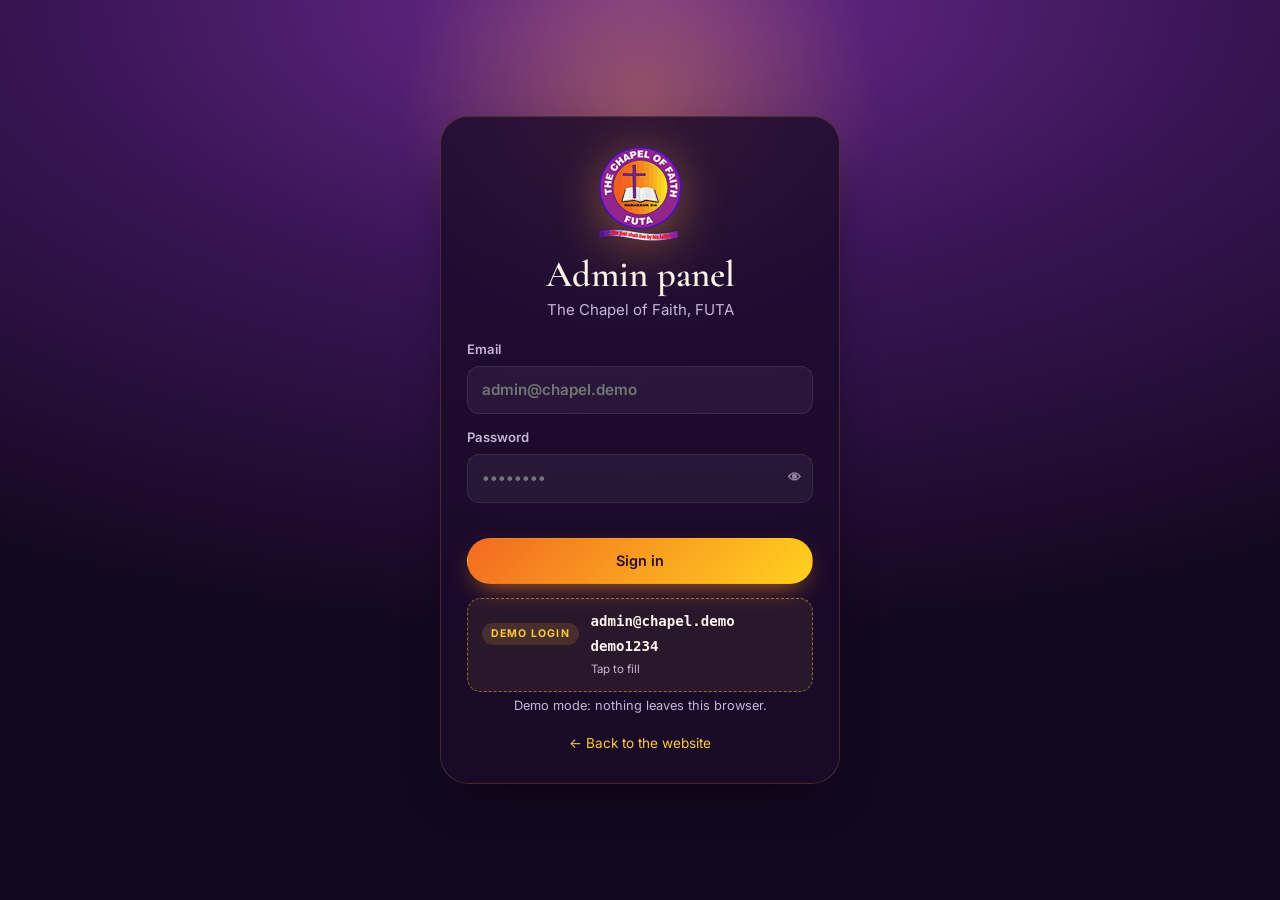
<file: admin/index.html>
<!doctype html>
<html lang="en" data-theme="dark">
<head>
<meta charset="utf-8">
<meta name="viewport" content="width=device-width, initial-scale=1, viewport-fit=cover">
<title>Admin · The Chapel of Faith, FUTA</title>
<meta name="robots" content="noindex">
<meta name="theme-color" content="#2a0d3a">
<link rel="icon" href="../assets/favicon.png">
<link rel="stylesheet" href="admin.css">
</head>
<body>
<!-- ============ LOGIN ============ -->
<section class="login" id="loginView" hidden>
  <div class="login-glow" aria-hidden="true"></div>
  <form class="login-card" id="loginForm" novalidate>
    <img src="../assets/emblem.png" alt="The Chapel of Faith, FUTA emblem" width="84" height="94">
    <h1>Admin panel</h1>
    <p class="muted">The Chapel of Faith, FUTA</p>
    <label>Email<input id="lgEmail" type="email" autocomplete="username" placeholder="admin@chapel.demo"></label>
    <label>Password<div class="pw"><input id="lgPass" type="password" autocomplete="current-password" placeholder="••••••••"><button type="button" id="pwEye" aria-label="Show password">👁</button></div></label>
    <p class="err" id="lgErr" role="alert"></p>
    <button class="btn gold full" type="submit" id="lgBtn">Sign in</button>
    <button type="button" class="demo-creds" id="demoCreds" data-mode-only="mock">
      <span class="tag">Demo login</span>
      <b>admin@chapel.demo</b><b>demo1234</b><small>Tap to fill</small>
    </button>
    <p class="muted small" id="modeLine"></p>
    <a class="back" href="../">← Back to the website</a>
  </form>
</section>

<!-- ============ APP ============ -->
<div class="app" id="appView" hidden>
  <aside class="side" id="side" aria-label="Admin navigation">
    <a class="side-brand" href="#dashboard"><img src="../assets/emblem-sm.png" alt="" width="34" height="38"><span><b>Chapel of Faith</b><small>Admin panel</small></span></a>
    <nav id="sideNav"></nav>
    <div class="side-foot">
      <span class="mode-badge" id="modeBadge"></span>
      <button class="side-link" id="logoutBtn" type="button"><i>⎋</i>Sign out</button>
    </div>
  </aside>
  <div class="scrim" id="scrim"></div>
  <main class="main">
    <header class="top">
      <button class="icon-btn" id="menuBtn" aria-label="Open menu" aria-expanded="false"><i></i><i></i><i></i></button>
      <h1 id="pageTitle">Dashboard</h1>
      <div class="top-actions">
        <a class="btn ghost small" href="../" target="_blank" rel="noopener" id="viewSite">View site ↗</a>
        <div class="me" id="meChip" title="Signed in">CA</div>
      </div>
    </header>
    <div class="content" id="content" tabindex="-1"></div>
  </main>
</div>

<!-- Slide-over editor -->
<div class="sheet" id="sheet" hidden>
  <div class="sheet-backdrop" data-close></div>
  <form class="sheet-card" id="sheetForm" novalidate role="dialog" aria-modal="true" aria-labelledby="sheetTitle">
    <header><h2 id="sheetTitle">Edit</h2><button type="button" class="icon-btn" data-close aria-label="Close">✕</button></header>
    <div class="sheet-body" id="sheetBody"></div>
    <footer><button type="button" class="btn ghost" data-close>Cancel</button><button type="submit" class="btn gold" id="sheetSave">Save</button></footer>
  </form>
</div>


<!-- Record from church sound (beta) -->
<div class="sheet rec" id="recorder" hidden>
  <div class="sheet-backdrop" data-rclose></div>
  <div class="sheet-card rec-card" role="dialog" aria-modal="true" aria-labelledby="recTitle">
    <header><h2 id="recTitle">🎙 Record from church sound <span class="badge warn">Beta</span></h2><button type="button" class="icon-btn" data-rclose aria-label="Close recorder">✕</button></header>
    <div class="sheet-body">
      <ol class="rec-steps">
        <li><b>Connect an aux/USB audio interface from the mixer/amplifier REC OUT</b> to this computer or phone.</li>
        <li><b>Choose the input.</b>
          <div class="rec-dev"><select id="recDevice" aria-label="Audio input device"><option value="">Default input</option></select><button type="button" class="btn ghost small" id="recRefresh">↻</button></div>
          <small class="muted" id="recDevNote">Your browser will ask permission to use the input.</small></li>
      </ol>
      <div class="meter" aria-hidden="true"><i id="recLevel"></i></div>
      <div class="rec-status"><span class="rec-dot" id="recDot"></span><b id="recState">Ready</b><span id="recTime">00:00</span></div>
      <div class="rec-btns">
        <button type="button" class="btn gold" id="recStart">● Record</button>
        <button type="button" class="btn ghost" id="recPause" disabled>❚❚ Pause</button>
        <button type="button" class="btn ghost" id="recStop" disabled>■ Stop</button>
      </div>
      <audio id="recPreview" controls hidden></audio>
      <label class="switch disabled" title="Coming soon"><input type="checkbox" id="recClean" disabled><span></span>Clean audio with AI <span class="badge warn">Coming soon</span></label>
      <p class="muted small">Removes “umm/ehm”, coughs and background noise using the Chapel’s own AI model, run by the backend after upload.</p>
    </div>
    <footer><button type="button" class="btn ghost" data-rclose>Cancel</button><button type="button" class="btn gold" id="recSave" disabled>Save as message</button></footer>
  </div>
</div>

<!-- Confirm dialog -->
<div class="confirm" id="confirm" hidden>
  <div class="confirm-card" role="alertdialog" aria-modal="true" aria-labelledby="cfTitle">
    <h3 id="cfTitle">Are you sure?</h3><p id="cfText"></p>
    <div class="cf-btns"><button class="btn ghost" id="cfNo" type="button">Cancel</button><button class="btn danger" id="cfYes" type="button">Delete</button></div>
  </div>
</div>

<div class="toasts" id="toasts" aria-live="polite"></div>

<script src="../config.js"></script>
<script src="../data/seed.js"></script>
<script src="../api.js"></script>
<script src="admin.js"></script>
</body>
</html>
</file>
<file: styles.css>
@font-face{font-family:"Cormorant";src:url(assets/fonts/Cormorant.woff2) format("woff2");font-weight:300 700;font-display:swap}
@font-face{font-family:"PlayfairI";src:url(assets/fonts/PlayfairItalic.woff2) format("woff2");font-weight:400 900;font-style:italic;font-display:swap}
@font-face{font-family:"Inter";src:url(assets/fonts/Inter.woff2) format("woff2");font-weight:100 900;font-display:swap}
:root{--gold:#FFC93C;--gold2:#F58A1F;--grad:linear-gradient(135deg,#F26A21,#FFD21F);--purple:#6B2A8F;--ink:#fbf4ea;--muted:#d0bddb;--bg:#170a22;--bg2:#1f0d2e;--card:rgba(255,255,255,.055);--line:rgba(255,190,70,.22);--shadow:0 20px 60px -20px rgba(0,0,0,.6);--r:20px;--serif:"Cormorant",Georgia,serif;--ital:"PlayfairI",Georgia,serif;--sans:"Inter",system-ui,-apple-system,Segoe UI,Roboto,sans-serif}
[data-theme=light]{--gold:#c2510e;--gold2:#F26A21;--purple:#6B2A8F;--ink:#2a1036;--muted:#6a5577;--bg:#fffaf3;--bg2:#f8efe4;--card:#fff;--line:rgba(107,42,143,.16);--shadow:0 18px 50px -24px rgba(80,20,100,.35)}
*{box-sizing:border-box}
[hidden]{display:none!important}
html{scroll-behavior:smooth;-webkit-text-size-adjust:100%}
body{margin:0;font-family:var(--sans);background:var(--bg);color:var(--ink);line-height:1.6;font-size:16px;overflow-x:hidden;transition:background .5s,color .5s}
img{max-width:100%;display:block}
a{color:inherit}
button,input,select,textarea{font:inherit;color:inherit}
:focus-visible{outline:2px solid var(--gold);outline-offset:3px;border-radius:6px}
.skip{position:absolute;left:-999px;top:8px;background:var(--gold);color:#1a0f3a;padding:8px 14px;border-radius:8px;z-index:100}.skip:focus{left:8px}
h1,h2,h3{font-family:var(--serif);font-weight:600;line-height:1.08;margin:0 0 .5em;letter-spacing:-.01em}
h2{font-size:clamp(2.1rem,6vw,3.4rem)}
h2 em,h1 em{font-family:var(--ital);font-style:italic;font-weight:500;color:var(--gold)}
h3{font-size:1.6rem}h4{font-family:var(--sans);font-size:.78rem;letter-spacing:.16em;text-transform:uppercase;color:var(--gold);margin:0 0 .8em}
p{margin:0 0 1em}
.muted{color:var(--muted)}.small-t{font-size:.85rem}
.ph{border-bottom:1.5px dashed var(--gold);color:inherit;opacity:.9}
.wrap{width:min(1120px,100% - 40px);margin-inline:auto}
.kicker{font-size:.74rem;letter-spacing:.22em;text-transform:uppercase;color:var(--gold);font-weight:600;margin-bottom:.9em;display:flex;align-items:center;gap:10px}
.kicker::before{content:"";width:26px;height:1px;background:var(--gold)}
.section{padding:88px 0;position:relative}
.section.alt{background:var(--bg2)}
.head{max-width:640px;margin-bottom:34px}
.two{display:grid;gap:40px;align-items:start;grid-template-columns:minmax(0,1fr)}
.chaplain,.cyf-grid,.events,.msg-list,.hymn-list,.assist,.foot-grid{grid-template-columns:minmax(0,1fr)}
@media(min-width:900px){.two{grid-template-columns:minmax(0,1fr) minmax(0,1fr);gap:64px}}
/* NAV */
.nav{position:fixed;inset:0 0 auto;z-index:50;display:flex;align-items:center;justify-content:space-between;gap:12px;padding:12px 18px;transition:background .35s,box-shadow .35s,padding .35s}
.nav.solid{background:color-mix(in srgb,var(--bg) 82%,transparent);backdrop-filter:blur(14px);-webkit-backdrop-filter:blur(14px);box-shadow:0 1px 0 var(--line)}
.brand{display:flex;align-items:center;gap:10px;text-decoration:none}
.brand img{width:40px;height:auto;filter:drop-shadow(0 2px 6px rgba(0,0,0,.35))}
.brand b{display:block;font-family:var(--serif);font-size:1.3rem;line-height:1;font-weight:700}
.brand small{display:block;font-size:.66rem;letter-spacing:.18em;text-transform:uppercase;color:var(--gold);margin-top:3px}
.links{display:none}
.nav-actions{display:flex;gap:8px}
.icon-btn{width:42px;height:42px;border-radius:50%;border:1px solid var(--line);background:var(--card);display:grid;place-items:center;cursor:pointer;font-size:1.05rem;color:var(--gold)}
[data-theme=dark] .sun,[data-theme=light] .moon{display:none}
.menu-btn{gap:4px;align-content:center}
.menu-btn i{display:block;width:18px;height:2px;background:var(--ink);border-radius:2px;transition:.3s}
.menu-btn[aria-expanded=true] i:nth-child(1){transform:translateY(6px) rotate(45deg)}.menu-btn[aria-expanded=true] i:nth-child(2){opacity:0}.menu-btn[aria-expanded=true] i:nth-child(3){transform:translateY(-6px) rotate(-45deg)}
@media(max-width:1099px){
 .links{display:flex;flex-direction:column;position:fixed;inset:66px 12px auto;padding:14px;border-radius:18px;background:color-mix(in srgb,var(--bg) 94%,transparent);backdrop-filter:blur(16px);border:1px solid var(--line);box-shadow:var(--shadow);transform:translateY(-12px);opacity:0;pointer-events:none;transition:.3s}
 .links.open{opacity:1;transform:none;pointer-events:auto}
 .links a{padding:12px 14px;text-decoration:none;border-radius:10px;font-weight:500}
 .links a:hover{background:var(--card)}
}
@media(min-width:1100px){.links{display:flex;gap:4px}.links a{padding:8px 12px;text-decoration:none;font-size:.9rem;border-radius:999px;opacity:.85}.links a:hover{opacity:1;background:var(--card)}.menu-btn{display:none}.nav{padding:14px 32px}}
.nav-give{background:var(--grad);color:#1d1238!important;font-weight:600;opacity:1!important}
/* BUTTONS */
.btn{display:inline-flex;align-items:center;justify-content:center;gap:8px;padding:14px 26px;border-radius:999px;font-weight:600;text-decoration:none;border:1px solid transparent;cursor:pointer;transition:transform .2s,box-shadow .2s,background .2s;font-size:.98rem}
.btn:active{transform:scale(.97)}
.btn.gold{background:var(--grad);color:#2a0f36;box-shadow:0 10px 30px -10px rgba(242,106,33,.6)}
.btn.gold:hover{box-shadow:0 14px 34px -8px rgba(242,106,33,.75);transform:translateY(-1px)}
.btn.ghost{border-color:var(--line);background:var(--card)}
.btn.small{padding:10px 18px;font-size:.88rem}
.btn.full{width:100%}.btn.big{padding:17px;font-size:1.05rem}
/* HERO */
.hero{position:relative;min-height:100svh;display:grid;place-items:center;text-align:center;overflow:hidden;padding:110px 20px 80px;background:radial-gradient(120% 80% at 50% 0%,#7a3aa3 0%,#45175f 42%,#160820 100%);color:#f6f1e7}
[data-theme=light] .hero{background:radial-gradient(120% 80% at 50% 0%,#fff1cf 0%,#f7e4f5 45%,#ecd9f2 100%);color:#2a1036}
.rays{position:absolute;inset:-20% -30% auto;height:120%;display:flex;justify-content:center;pointer-events:none;mix-blend-mode:screen;opacity:.75}
.rays i{position:absolute;top:-10%;left:50%;width:14vw;min-width:90px;height:130%;transform-origin:50% 0;background:linear-gradient(180deg,rgba(255,200,90,.55),rgba(255,170,60,0) 75%);filter:blur(14px);animation:sway 14s ease-in-out infinite}
[data-theme=light] .rays{mix-blend-mode:normal;opacity:.6}
.rays i:nth-child(1){transform:translateX(-50%) rotate(-28deg);animation-delay:-2s}
.rays i:nth-child(2){transform:translateX(-50%) rotate(-14deg);animation-delay:-5s;opacity:.7}
.rays i:nth-child(3){transform:translateX(-50%) rotate(0deg);animation-delay:-8s}
.rays i:nth-child(4){transform:translateX(-50%) rotate(14deg);animation-delay:-3s;opacity:.7}
.rays i:nth-child(5){transform:translateX(-50%) rotate(28deg);animation-delay:-6s}
.rays i:nth-child(6){transform:translateX(-50%) rotate(40deg);animation-delay:-9s;opacity:.4}
@keyframes sway{0%,100%{rotate:-4deg;opacity:.55}50%{rotate:4deg;opacity:1}}
.glow{position:absolute;width:70vmax;height:70vmax;left:50%;top:-30vmax;translate:-50% 0;background:radial-gradient(circle,rgba(255,170,60,.33),transparent 60%);animation:breathe 8s ease-in-out infinite}
@keyframes breathe{50%{scale:1.12;opacity:.8}}
#motes{position:absolute;inset:0;width:100%;height:100%}
.chapel-art{position:absolute;bottom:0;left:50%;translate:-50% 0;width:min(900px,115%);opacity:.32}
.hero-inner{position:relative;z-index:2;max-width:760px}
.eyebrow{font-size:.72rem;letter-spacing:.24em;text-transform:uppercase;color:var(--gold);font-weight:600;margin-bottom:18px}
.hero h1{font-size:clamp(2.9rem,11vw,5.6rem);font-weight:600;margin-bottom:.3em}
.hero h1 em{display:inline-block;background:linear-gradient(100deg,#F26A21,#FFD21F 40%,#fff3c4 55%,#FFB21F 70%,#F26A21 85%);-webkit-background-clip:text;background-clip:text;color:transparent;background-size:250% 100%;animation:shine 6s linear infinite;padding:0 .05em .08em}
[data-theme=light] .hero h1 em{background-image:linear-gradient(100deg,#c2400e,#F26A21 40%,#f5a524 55%,#F26A21 70%,#c2400e 85%)}
@keyframes shine{to{background-position:-250% 0}}
.motto{font-family:var(--ital);font-style:italic;font-size:1.15rem;opacity:.9}
.motto span{font-family:var(--sans);font-style:normal;font-size:.75rem;letter-spacing:.14em;color:var(--gold);margin-left:6px;text-transform:uppercase}
.times{display:flex;flex-wrap:wrap;justify-content:center;gap:10px;margin:26px 0 22px}
.times div{padding:10px 16px;border-radius:14px;background:rgba(255,255,255,.07);border:1px solid var(--line);backdrop-filter:blur(6px);text-align:left}
[data-theme=light] .times div{background:rgba(255,255,255,.65)}
.times b{display:block;font-size:.68rem;letter-spacing:.14em;text-transform:uppercase;color:var(--gold)}
.times span{font-weight:600}
.countdown{margin:0 auto 26px;padding:16px 18px 18px;border-radius:22px;background:linear-gradient(180deg,rgba(255,255,255,.1),rgba(255,255,255,.03));border:1px solid var(--line);max-width:420px;box-shadow:var(--shadow)}
[data-theme=light] .countdown{background:rgba(255,255,255,.75)}
.cd-label{font-size:.8rem;letter-spacing:.08em;margin-bottom:8px;opacity:.85}
.cd-grid{display:grid;grid-template-columns:repeat(4,minmax(0,1fr));gap:8px}
.cd-grid div{background:rgba(0,0,0,.18);border-radius:12px;padding:8px 0}
[data-theme=light] .cd-grid div{background:rgba(74,42,145,.07)}
.cd-grid b{display:block;font-family:var(--serif);font-size:2.1rem;line-height:1.05;font-variant-numeric:tabular-nums;color:var(--gold)}
.cd-grid span{font-size:.66rem;letter-spacing:.14em;text-transform:uppercase;opacity:.75}
.cta{display:flex;gap:12px;justify-content:center;flex-wrap:wrap}
.hero .btn.ghost{background:rgba(255,255,255,.08);border-color:rgba(255,190,70,.4)}
.scroll-cue{position:absolute;bottom:22px;left:50%;translate:-50% 0;width:26px;height:42px;border:1.5px solid var(--line);border-radius:14px;z-index:2}
.scroll-cue span{position:absolute;left:50%;top:8px;width:4px;height:8px;margin-left:-2px;background:var(--gold);border-radius:2px;animation:cue 1.8s infinite}
@keyframes cue{60%{transform:translateY(12px);opacity:0}}
/* SCRIPTURE */
.scripture{padding:56px 0;text-align:center;background:linear-gradient(90deg,transparent,rgba(255,190,70,.08),transparent);border-block:1px solid var(--line)}
.scripture .kicker{justify-content:center}
.scripture blockquote{margin:0 auto;max-width:760px;min-height:150px;transition:opacity .6s,transform .6s}
.scripture blockquote.fade{opacity:0;transform:translateY(8px)}
.scripture blockquote p{font-family:var(--ital);font-style:italic;font-size:clamp(1.35rem,4.6vw,2rem);line-height:1.35;margin-bottom:.5em}
.scripture cite{font-style:normal;color:var(--gold);font-size:.8rem;letter-spacing:.16em;text-transform:uppercase}
.dots{display:flex;justify-content:center;gap:8px;margin-top:18px}
.dots button{width:8px;height:8px;border-radius:99px;border:0;background:var(--line);padding:0;cursor:pointer;transition:.3s}
.dots button.on{width:26px;background:var(--gold)}
/* ABOUT */
.stats{display:grid;grid-template-columns:repeat(3,1fr);gap:10px;margin-top:22px}
.stats div{padding:14px;border-radius:16px;background:var(--card);border:1px solid var(--line);text-align:center}
.stats b{display:block;font-family:var(--serif);font-size:2rem;color:var(--gold);line-height:1.1}
.stats span{font-size:.74rem;color:var(--muted)}
.about-card{position:relative;padding:36px 28px;border-radius:28px;text-align:center;background:radial-gradient(circle at 50% 0%,rgba(255,190,70,.18),transparent 60%),var(--card);border:1px solid var(--line);box-shadow:var(--shadow);overflow:hidden}
.about-card img{width:170px;height:auto;margin:0 auto 18px;filter:drop-shadow(0 0 30px rgba(255,170,60,.45));animation:float 6s ease-in-out infinite}
@keyframes float{50%{transform:translateY(-8px)}}
.pills{list-style:none;padding:0;margin:16px 0 0;display:flex;flex-wrap:wrap;gap:8px;justify-content:center}
.pills li{padding:6px 12px;border-radius:99px;border:1px solid var(--line);font-size:.8rem}
/* LIVE */
.player{border-radius:24px;overflow:hidden;border:1px solid var(--line);box-shadow:var(--shadow);background:#12061b}
.player-screen{position:relative;aspect-ratio:16/9;background:radial-gradient(circle at 50% 40%,#5a2280,#12061b 70%);color:#f6f1e7;display:grid;place-items:center;text-align:center;overflow:hidden}
.live-badge{position:absolute;top:14px;left:14px;display:flex;align-items:center;gap:7px;padding:5px 11px;border-radius:7px;background:rgba(255,255,255,.14);font-weight:700;font-size:.75rem;letter-spacing:.12em;opacity:.55}
.live-badge i{width:8px;height:8px;border-radius:50%;background:#9a9a9a}
.viewers{position:absolute;top:16px;right:16px;font-size:.78rem;opacity:0;transition:.3s}
[data-live=true] .live-badge{background:#e5322d;opacity:1}
[data-live=true] .live-badge i{background:#fff;animation:pulse 1.2s infinite}
[data-live=true] .viewers{opacity:.9}
@keyframes pulse{0%{box-shadow:0 0 0 0 rgba(255,255,255,.8)}100%{box-shadow:0 0 0 9px rgba(255,255,255,0)}}
.offair p{margin:12px 0 2px;opacity:.75;font-size:.85rem;letter-spacing:.1em;text-transform:uppercase}
.offair b{font-family:var(--serif);font-size:clamp(1.8rem,7vw,2.8rem);color:#FFC93C;font-variant-numeric:tabular-nums}
.offair small{display:block;opacity:.7}
.play-ring{display:inline-grid;place-items:center;width:58px;height:58px;border-radius:50%;border:1.5px solid rgba(255,190,70,.6);color:#FFC93C}
.onair{display:none;position:absolute;inset:0;place-items:center;align-content:center}
.onair p{position:absolute;bottom:14px;left:16px;margin:0;font-size:.85rem;text-align:left}
.onair-art{position:absolute;inset:0;background:conic-gradient(from 200deg at 50% 110%,#FFC93C33,#6B2A8F66,#FFC93C22,#4a1766,#FFC93C33);animation:spin 18s linear infinite;filter:blur(30px)}
.onair-art span{position:absolute;bottom:0;width:20%;height:70%;background:linear-gradient(0deg,rgba(255,220,150,.5),transparent);left:40%;filter:blur(8px);animation:sway 4s ease-in-out infinite}
.onair-art span:nth-child(2){left:15%;animation-delay:-1s}.onair-art span:nth-child(3){left:65%;animation-delay:-2s}
@keyframes spin{to{transform:rotate(360deg)}}
[data-live=true] .offair{display:none}[data-live=true] .onair{display:grid}
.player-bar{display:flex;align-items:center;justify-content:space-between;gap:12px;padding:12px 16px;background:var(--card);flex-wrap:wrap}
.sub{margin:36px 0 14px;font-size:1.5rem}
.past{display:grid;gap:14px;grid-auto-flow:column;grid-auto-columns:minmax(220px,1fr);overflow-x:auto;padding-bottom:6px;scroll-snap-type:x mandatory}
.past-card{scroll-snap-align:start;text-decoration:none;border-radius:16px;overflow:hidden;background:var(--card);border:1px solid var(--line)}
.past-card b{display:block;padding:10px 12px 0;font-size:.92rem;line-height:1.3}
.past-card span{display:block;padding:2px 12px 12px;font-size:.78rem;color:var(--muted)}
.thumb{aspect-ratio:16/9;display:grid;place-items:center;color:#fff;font-size:1.3rem}
.t1{background:linear-gradient(135deg,#6B2A8F,#F26A21)}.t2{background:linear-gradient(135deg,#2a0f3a,#9a4cc4)}.t3{background:linear-gradient(135deg,#F26A21,#FFD21F)}
/* SWITCH */
.switch{display:inline-flex;align-items:center;gap:10px;cursor:pointer;font-size:.92rem;user-select:none}
.switch{position:relative}
.switch input{position:absolute;left:0;top:0;opacity:0;width:1px!important;height:1px;padding:0!important;border:0!important}
.switch>span:first-of-type{position:relative;width:44px;height:26px;border-radius:99px;background:var(--line);transition:.3s;flex:none}
.switch>span:first-of-type::after{content:"";position:absolute;top:3px;left:3px;width:20px;height:20px;border-radius:50%;background:#fff;transition:.3s;box-shadow:0 2px 6px rgba(0,0,0,.3)}
.switch input:checked+span{background:var(--gold2)}
.switch input:checked+span::after{left:21px}
.switch input:focus-visible+span{outline:2px solid var(--gold);outline-offset:2px}
/* LIBRARY */
.lib-tools{display:flex;flex-direction:column;gap:12px;margin-bottom:18px}
input[type=search],.form input,.form select,.form textarea{width:100%;padding:13px 15px;border-radius:13px;border:1px solid var(--line);background:color-mix(in srgb,var(--bg) 60%,transparent);outline:none;transition:border .2s,box-shadow .2s}
[data-theme=light] input[type=search],[data-theme=light] .form input,[data-theme=light] .form select,[data-theme=light] .form textarea{background:#fff}
input:focus,select:focus,textarea:focus{border-color:var(--gold)!important;box-shadow:0 0 0 3px rgba(255,190,70,.18)}
.chips{display:flex;gap:8px;overflow-x:auto;padding-bottom:4px}
.chip{flex:none;padding:8px 14px;border-radius:99px;border:1px solid var(--line);background:var(--card);cursor:pointer;font-size:.85rem;white-space:nowrap}
.chip.on{background:var(--grad);color:#2a0f36;border-color:transparent;font-weight:600}
.msg-list{display:grid;gap:12px}
@media(min-width:800px){.msg-list{grid-template-columns:1fr 1fr}}
.msg{display:flex;gap:14px;align-items:center;padding:14px;border-radius:18px;background:var(--card);border:1px solid var(--line);animation:pop .45s both}
@keyframes pop{from{opacity:0;transform:translateY(10px) scale(.98)}}
.msg.new{box-shadow:0 0 0 2px var(--gold)}
.msg-art{flex:none;width:58px;height:58px;border-radius:14px;display:grid;place-items:center;font-size:1.3rem;color:#fff;background:linear-gradient(135deg,#6B2A8F,#F26A21)}
.msg-info{flex:1;min-width:0}
.msg-info b{display:block;font-size:.98rem;line-height:1.3}
.msg-info span{font-size:.78rem;color:var(--muted)}
.msg-info .series{display:inline-block;margin-top:4px;font-size:.68rem;padding:2px 8px;border-radius:99px;border:1px solid var(--line);color:var(--gold)}
.msg-acts{display:flex;gap:6px}
.round{width:40px;height:40px;border-radius:50%;border:1px solid var(--line);background:transparent;cursor:pointer;display:grid;place-items:center;text-decoration:none;color:var(--gold)}
.round.play{background:var(--grad);color:#2a0f36;border:0}
.empty{text-align:center;color:var(--muted)}
.mini-player{position:fixed;left:12px;right:12px;bottom:12px;z-index:45;display:flex;align-items:center;gap:12px;padding:10px 12px;border-radius:18px;background:color-mix(in srgb,var(--bg) 90%,transparent);backdrop-filter:blur(14px);border:1px solid var(--line);box-shadow:var(--shadow);max-width:560px;margin:auto;animation:pop .4s both}
.mp-play{width:44px;height:44px;border-radius:50%;border:0;background:var(--grad);color:#2a0f36;cursor:pointer;font-weight:700;flex:none}
.mp-info{flex:1;min-width:0}.mp-info b{display:block;font-size:.88rem;white-space:nowrap;overflow:hidden;text-overflow:ellipsis}.mp-info span{font-size:.72rem;color:var(--muted)}
.mp-bar{height:4px;border-radius:4px;background:var(--line);margin-top:6px;cursor:pointer}.mp-bar i{display:block;height:100%;width:0;background:var(--gold);border-radius:4px}
.mp-time{font-size:.75rem;font-variant-numeric:tabular-nums;color:var(--muted)}
.mp-x{border:0;background:none;cursor:pointer;color:var(--muted);font-size:1rem}
.admin{display:flex;align-items:center;justify-content:space-between;gap:14px;flex-wrap:wrap;margin-top:22px;padding:16px 18px;border-radius:16px;border:1.5px dashed var(--line)}
.admin b{margin-right:4px}
.tag{display:inline-block;font-size:.66rem;letter-spacing:.12em;text-transform:uppercase;padding:3px 8px;border-radius:6px;background:rgba(255,190,70,.15);color:var(--gold);margin-right:8px;font-weight:700}
.drop{display:grid;place-items:center;text-align:center;gap:6px;padding:26px;border-radius:16px;border:2px dashed var(--line);cursor:pointer;transition:.2s;margin-bottom:12px}
.drop.over,.drop.has{border-color:var(--gold);background:rgba(255,190,70,.07)}
.drop span{font-size:1.8rem}
/* HYMNS */
.hymn-list{list-style:none;padding:0;margin:0;display:grid;gap:10px}
@media(min-width:800px){.hymn-list{grid-template-columns:1fr 1fr}}
.hymn-list button{width:100%;display:flex;align-items:center;gap:14px;padding:14px 16px;border-radius:16px;border:1px solid var(--line);background:var(--card);cursor:pointer;text-align:left;transition:.2s}
.hymn-list button:hover{border-color:var(--gold);transform:translateX(3px)}
.hymn-no{flex:none;width:44px;height:44px;border-radius:12px;display:grid;place-items:center;font-family:var(--serif);font-size:1.4rem;font-weight:700;background:rgba(255,190,70,.14);color:var(--gold)}
.hymn-list b{display:block;font-family:var(--serif);font-size:1.25rem;line-height:1.15}
.hymn-list small{color:var(--muted)}
.lyrics{max-height:58vh;overflow:auto;padding-right:6px;font-size:var(--lfs,1.05rem);transition:font-size .2s}
.lyrics .v{margin-bottom:1.1em}.lyrics .v i{display:block;font-style:normal;font-size:.7em;letter-spacing:.14em;text-transform:uppercase;color:var(--gold);margin-bottom:.2em}
.lyrics .ch{padding:10px 14px;border-left:3px solid var(--gold);background:rgba(255,190,70,.07);border-radius:0 12px 12px 0;font-style:italic}
.fs{display:flex;align-items:center;gap:8px;margin:6px 0 14px}
.fs button{width:38px;height:38px;border-radius:10px;border:1px solid var(--line);background:var(--card);cursor:pointer;font-weight:700}
.fs span{font-size:.78rem;color:var(--muted)}
/* CHAPLAIN */
.chaplain{display:grid;gap:18px}
@media(min-width:900px){.chaplain{grid-template-columns:1.3fr 1fr}}
.chap-card{display:flex;gap:18px;align-items:flex-start;text-align:left;padding:24px;border-radius:24px;border:1px solid var(--line);background:radial-gradient(circle at 0 0,rgba(255,190,70,.14),transparent 55%),var(--card);cursor:pointer;box-shadow:var(--shadow);transition:transform .25s}
.chap-card:hover{transform:translateY(-3px)}
.chap-card h3{margin:.1em 0 .1em}
.role{font-size:.7rem;letter-spacing:.16em;text-transform:uppercase;color:var(--gold);font-weight:700;margin:0}
.bio{font-size:.9rem;margin:10px 0}
.more{font-size:.85rem;color:var(--gold);font-weight:600}
.avatar{flex:none;width:58px;height:58px;border-radius:50%;display:grid;place-items:center;background:linear-gradient(160deg,#8a3db3,#4a1766);box-shadow:0 0 0 3px rgba(255,190,70,.35);overflow:hidden}
.avatar svg{width:70%;height:70%;fill:rgba(255,236,200,.75);margin-top:18%}
.avatar.big{width:96px;height:96px}
.contact-card,.bank{padding:22px;border-radius:22px;border:1px solid var(--line);background:var(--card)}
.contact-card ul,.bank ul{list-style:none;padding:0;margin:0 0 16px}
.contact-card li,.bank li{display:flex;justify-content:space-between;gap:12px;padding:10px 0;border-bottom:1px solid var(--line);font-size:.92rem}
.contact-card li span,.bank li span{color:var(--muted)}
.contact-card li b,.bank li b{text-align:right;font-weight:600}
.row-btns{display:flex;gap:10px;flex-wrap:wrap}
.assist{display:grid;gap:12px;margin-top:16px}
@media(min-width:700px){.assist{grid-template-columns:1fr 1fr}}
.mini-person{display:flex;gap:12px;align-items:center;padding:14px;border-radius:16px;border:1px solid var(--line);background:var(--card)}
.mini-person b{display:block;font-size:.95rem}.mini-person span{font-size:.8rem;color:var(--muted)}
/* ELDERS */
.elders{display:grid;grid-template-columns:repeat(2,minmax(0,1fr));gap:12px}
@media(min-width:800px){.elders{grid-template-columns:repeat(4,1fr)}}
.elder{padding:18px 12px;border-radius:20px;border:1px solid var(--line);background:var(--card);text-align:center;cursor:pointer;transition:transform .25s,border-color .25s}
.elder:hover{transform:translateY(-4px);border-color:var(--gold)}
.elder .avatar{margin:0 auto 10px;width:66px;height:66px}
.elder b{display:block;font-size:.92rem}
.elder span{display:block;font-size:.74rem;color:var(--gold);margin-top:2px}
.elder small{display:block;font-size:.72rem;color:var(--muted);margin-top:2px}
/* CYF */
.cyf{background:radial-gradient(100% 70% at 100% 0%,rgba(107,42,143,.4),transparent 60%),radial-gradient(80% 60% at 0% 100%,rgba(255,190,70,.12),transparent 60%),var(--bg)}
.cyf-grid{display:grid;gap:22px}
@media(min-width:900px){.cyf-grid{grid-template-columns:1fr 1fr}}
.when{display:flex;justify-content:space-between;align-items:center;padding:14px 16px;border-radius:14px;background:var(--card);border:1px solid var(--line);margin-bottom:10px}
.when b{font-family:var(--serif);font-size:1.3rem}
.when span{font-size:.88rem;color:var(--muted)}
.acts{display:flex;flex-wrap:wrap;gap:8px;margin:16px 0 18px}
.acts span{padding:8px 12px;border-radius:12px;background:var(--card);border:1px solid var(--line);font-size:.85rem}
/* FORMS */
.card{padding:24px;border-radius:24px;border:1px solid var(--line);background:var(--card);box-shadow:var(--shadow);position:relative}
.form{display:grid;gap:14px}
.form h3{margin:0}
.form label{display:grid;gap:6px;font-size:.85rem;font-weight:500}
.form label.switch{display:inline-flex}
.form small{color:var(--muted);font-weight:400}
.split{display:grid;grid-template-columns:minmax(0,1fr) minmax(0,1fr);gap:10px}
.form input,.form select,.form textarea{min-width:0}
fieldset{border:0;padding:0;margin:0}legend{font-size:.85rem;font-weight:500;margin-bottom:8px;padding:0}
.checks{display:grid;grid-template-columns:repeat(3,minmax(0,1fr));gap:8px}
.checks label{display:flex!important;align-items:center;gap:6px;padding:9px 10px;border-radius:12px;border:1px solid var(--line);cursor:pointer;font-size:.82rem}
.checks input{width:16px!important;height:16px;padding:0!important;flex:none;accent-color:var(--gold2)}
.checks label:has(input:checked){border-color:var(--gold);background:rgba(255,190,70,.1)}
.seg{display:grid;grid-template-columns:repeat(3,1fr);gap:6px;padding:4px;border-radius:14px;background:color-mix(in srgb,var(--bg) 60%,transparent);border:1px solid var(--line)}
.seg button{padding:9px 4px;border:0;border-radius:10px;background:transparent;cursor:pointer;font-size:.85rem}
.seg button.on{background:var(--grad);color:#2a0f36;font-weight:600}
.done{position:absolute;inset:0;border-radius:24px;background:color-mix(in srgb,var(--bg) 94%,transparent);backdrop-filter:blur(6px);display:grid;place-items:center;align-content:center;text-align:center;gap:6px;padding:24px;animation:pop .5s both}
.done[hidden]{display:none}
.done span{font-size:2.8rem;animation:float 3s ease-in-out infinite}
.done b{font-family:var(--serif);font-size:1.9rem}
.done p{margin:0;color:var(--muted)}
.offers{list-style:none;padding:0;margin:0 0 20px;display:grid;gap:8px}
.offers li{padding:12px 14px 12px 40px;border-radius:14px;background:var(--card);border:1px solid var(--line);position:relative}
.offers li::before{content:"";position:absolute;left:17px;top:50%;width:7px;height:7px;margin-top:-3.5px;transform:rotate(45deg);border:1.5px solid var(--gold);border-radius:1px}
.confid{padding:16px 18px;border-radius:16px;background:rgba(255,190,70,.08);border:1px solid var(--line)}
.confid p{margin:6px 0 0;font-size:.88rem;color:var(--muted)}
.hide-name{opacity:.35;pointer-events:none}
/* GIVING */
.giving{background:radial-gradient(90% 60% at 50% 0%,rgba(255,190,70,.12),transparent 60%),var(--bg)}
.tabs{display:grid;grid-template-columns:repeat(4,1fr);gap:4px;padding:4px;border-radius:14px;background:color-mix(in srgb,var(--bg) 60%,transparent);border:1px solid var(--line)}
.tabs button{padding:10px 2px;border:0;border-radius:10px;background:none;cursor:pointer;font-size:.85rem;font-weight:500}
.tabs button.on{background:linear-gradient(135deg,#8a3db3,#6B2A8F);color:#fff}
.tab-note{margin:0;font-size:.88rem;color:var(--muted);min-height:1.4em}
.amounts{display:grid;grid-template-columns:repeat(2,1fr);gap:8px}
@media(min-width:500px){.amounts{grid-template-columns:repeat(4,1fr)}}
.amounts button{padding:14px 6px;border-radius:14px;border:1px solid var(--line);background:transparent;cursor:pointer;font-weight:700;font-size:1.02rem;transition:.2s}
.amounts button.on{border-color:var(--gold);background:rgba(255,190,70,.14);color:var(--gold);box-shadow:inset 0 0 0 1px var(--gold)}
.secure{font-size:.78rem;text-align:center;color:var(--muted);margin:0}
.bank{margin-top:22px}
/* EVENTS */
.events{display:grid;gap:12px}
@media(min-width:800px){.events{grid-template-columns:1fr 1fr}}
.event{display:flex;gap:16px;align-items:center;padding:16px;border-radius:18px;border:1px solid var(--line);background:var(--card)}
.event h4{font-family:var(--serif);text-transform:none;letter-spacing:0;font-size:1.3rem;color:var(--ink);margin:0 0 2px;font-weight:600}
.event p{margin:0;font-size:.85rem;color:var(--muted)}
.date{flex:none;width:64px;height:64px;border-radius:16px;display:grid;place-items:center;align-content:center;background:linear-gradient(160deg,#8a3db3,#4a1766);color:#fff;line-height:1.1}
.date b{font-family:var(--serif);font-size:1.25rem;color:#FFC93C}.date span{font-size:.62rem;letter-spacing:.08em;text-transform:uppercase;opacity:.85}
/* FOOTER */
.footer{padding:64px 0 90px;background:#12061b;color:#efe8da;border-top:1px solid var(--line)}
[data-theme=light] .footer{background:#3b1352;color:#f4ecdc}
.footer .muted{color:#b7abcf}
.footer h4{color:#FFC93C}
.foot-grid{display:grid;gap:34px}
@media(min-width:900px){.foot-grid{grid-template-columns:1.2fr 1.2fr 1fr}}
.socials{display:flex;gap:10px;margin:14px 0}
.socials a{width:42px;height:42px;border-radius:50%;display:grid;place-items:center;border:1px solid rgba(255,190,70,.3);text-decoration:none;font-weight:700;color:#FFC93C;transition:.2s}
.socials a:hover{background:#FFC93C;color:#2a0f36}
.app-link{font-size:.85rem;color:#FFC93C}
.map{display:flex;flex-direction:column;gap:10px;text-decoration:none;font-size:.9rem}
.map-art{position:relative;height:150px;border-radius:16px;overflow:hidden;background:linear-gradient(115deg,transparent 46%,rgba(255,190,70,.35) 47%,rgba(255,190,70,.35) 49%,transparent 50%),linear-gradient(25deg,transparent 60%,rgba(255,255,255,.12) 61%,rgba(255,255,255,.12) 63%,transparent 64%),repeating-linear-gradient(0deg,rgba(255,255,255,.04) 0 1px,transparent 1px 22px),repeating-linear-gradient(90deg,rgba(255,255,255,.04) 0 1px,transparent 1px 22px),radial-gradient(circle at 60% 55%,#3d6b4a,#1c2f24 80%);border:1px solid rgba(255,190,70,.25)}
.pin{position:absolute;left:58%;top:38%;width:26px;height:26px;border-radius:50% 50% 50% 0;background:#FFC93C;transform:rotate(-45deg);box-shadow:0 0 0 8px rgba(255,190,70,.2);animation:float 2.4s ease-in-out infinite}
.pin::after{content:"";position:absolute;inset:8px;border-radius:50%;background:#4a1766}
.foot-times,.foot-links{list-style:none;padding:0;margin:0 0 20px;display:grid;gap:6px;font-size:.92rem}
.foot-links a{text-decoration:none;opacity:.85}
.copy{margin-top:40px;font-size:.78rem;color:#9d91b8;border-top:1px solid rgba(255,255,255,.08);padding-top:18px}
.to-top{position:fixed;right:16px;bottom:16px;z-index:40;width:46px;height:46px;border-radius:50%;border:0;background:var(--grad);color:#2a0f36;font-size:1.2rem;font-weight:700;cursor:pointer;box-shadow:var(--shadow);opacity:0;transform:translateY(20px);transition:.3s;pointer-events:none}
.to-top.show{opacity:1;transform:none;pointer-events:auto}
body.has-player .to-top{bottom:86px}
/* MODAL */
.modal{position:fixed;inset:0;z-index:80;display:grid;place-items:end center}
.modal[hidden]{display:none}
@media(min-width:700px){.modal{place-items:center}}
.modal-backdrop{position:absolute;inset:0;background:rgba(8,4,20,.6);backdrop-filter:blur(5px);animation:fade .3s both}
@keyframes fade{from{opacity:0}}
.modal-card{position:relative;width:min(560px,100%);max-height:92vh;overflow:auto;padding:28px 24px 26px;border-radius:26px 26px 0 0;background:var(--bg);border:1px solid var(--line);box-shadow:var(--shadow);animation:up .4s cubic-bezier(.2,.9,.3,1.1) both}
@media(min-width:700px){.modal-card{border-radius:26px}}
@keyframes up{from{transform:translateY(40px);opacity:0}}
.modal-x{position:absolute;top:14px;right:14px;width:36px;height:36px;border-radius:50%;border:1px solid var(--line);background:var(--card);cursor:pointer}
.profile-head{display:flex;gap:16px;align-items:center;margin-bottom:16px}
.dl{list-style:none;padding:0;margin:14px 0}
.dl li{display:flex;justify-content:space-between;gap:10px;padding:10px 0;border-bottom:1px solid var(--line);font-size:.9rem}
.dl li span{color:var(--muted)}
/* TOAST */
.toast{position:fixed;left:50%;top:76px;translate:-50% -20px;z-index:90;padding:12px 18px;border-radius:14px;background:var(--grad);color:#2a0f36;font-weight:600;font-size:.9rem;opacity:0;transition:.35s;pointer-events:none;max-width:90vw;text-align:center;box-shadow:var(--shadow)}
.toast.show{opacity:1;translate:-50% 0}
/* REVEAL */
.reveal{opacity:0;transform:translateY(26px);transition:opacity .9s ease,transform .9s cubic-bezier(.2,.8,.2,1)}
.reveal.in{opacity:1;transform:none}
.hero .reveal{transition-duration:1.1s}
@media(prefers-reduced-motion:reduce){*,*::before,*::after{animation:none!important;transition:none!important}.reveal{opacity:1;transform:none}}

.lockup{width:min(340px,100%);height:auto;margin-bottom:14px}
.hero h1 em{-webkit-text-fill-color:transparent}
.loader{position:fixed;inset:0;z-index:200;display:grid;place-items:center;align-content:center;gap:14px;background:radial-gradient(circle at 50% 40%,#5a2280,#170a22 70%);transition:opacity .7s,visibility .7s}
.loader img{width:140px;height:auto;animation:breathe2 1.6s ease-in-out infinite;filter:drop-shadow(0 0 40px rgba(255,170,60,.5))}
.loader p{margin:0;font-family:var(--serif);font-size:1.6rem;color:#fbf4ea;letter-spacing:.02em}
.loader i{width:120px;height:3px;border-radius:3px;background:rgba(255,255,255,.12);overflow:hidden;position:relative}
.loader i::after{content:"";position:absolute;inset:0;background:var(--grad);transform-origin:left;animation:load 1.4s ease-out forwards}
@keyframes load{from{transform:scaleX(0)}}
@keyframes breathe2{50%{transform:scale(1.05)}}
.loader.gone{opacity:0;visibility:hidden}

@media(max-width:600px){.motto span{display:block;margin:6px 0 0}}
@media(min-width:900px){.giving .give-card{grid-row:span 2}.giving .bank{margin-top:0}}

/* ================= v2 additions: API-driven content ================= */
/* Hero slideshow of Chapel photos */
.hero-slides{position:absolute;inset:0;z-index:0}
.hero-slides .hs{position:absolute;inset:0;background-size:cover;background-position:center;opacity:0;transform:scale(1.08);transition:opacity 1.6s ease,transform 7s ease-out}
.hero-slides .hs.on{opacity:1;transform:scale(1)}
.hero-shade{position:absolute;inset:0;z-index:0;background:linear-gradient(180deg,rgba(40,12,60,.78) 0%,rgba(52,16,78,.62) 40%,rgba(22,8,32,.92) 100%),radial-gradient(90% 60% at 50% 35%,transparent 0%,rgba(22,8,32,.55) 100%)}
[data-theme=light] .hero-shade{background:linear-gradient(180deg,rgba(60,18,88,.74) 0%,rgba(84,30,120,.58) 45%,rgba(40,12,60,.9) 100%)}
.hero .rays,.hero .glow,.hero #motes,.hero .chapel-art{z-index:1}
.slide-cap{position:absolute;z-index:2;left:50%;bottom:22px;transform:translateX(-50%);display:flex;align-items:center;gap:12px;padding:7px 14px;border-radius:999px;background:rgba(20,6,30,.45);backdrop-filter:blur(8px);border:1px solid rgba(255,200,90,.25);font-size:.74rem;color:#f6e9d4;white-space:nowrap}
.slide-cap span{transition:opacity .3s}.slide-cap span.fade{opacity:0}
.slide-dots{display:flex;gap:5px}.slide-dots i{width:6px;height:6px;border-radius:50%;background:rgba(255,255,255,.35);transition:.3s}.slide-dots i.on{background:var(--gold);width:16px;border-radius:4px}
.hero .scroll-cue{bottom:64px}
@media(max-width:600px){.slide-cap{bottom:14px}.hero .scroll-cue{display:none}}

/* Special events carousel */
.specials{padding:34px 0 10px;background:linear-gradient(180deg,#160820,var(--bg))}
[data-theme=light] .specials{background:linear-gradient(180deg,#f3e6f7,var(--bg))}
.specials-head{display:flex;align-items:center;justify-content:space-between;margin-bottom:14px}.specials-head .kicker{margin:0}
.sp-nav{display:flex;gap:8px}
.sp-track{display:grid;grid-auto-flow:column;grid-auto-columns:minmax(280px,86%);gap:16px;overflow-x:auto;scroll-snap-type:x mandatory;padding-bottom:10px;scrollbar-width:none}
.sp-track::-webkit-scrollbar{display:none}
@media(min-width:800px){.sp-track{grid-auto-columns:calc(50% - 8px)}}
.sp-card{scroll-snap-align:start;border-radius:24px;overflow:hidden;border:1px solid var(--line);background:var(--card);box-shadow:var(--shadow);display:grid}
.sp-img{position:relative;aspect-ratio:16/8;background:var(--grad) center/cover}
.sp-img::after{content:"";position:absolute;inset:0;background:linear-gradient(180deg,transparent 40%,rgba(20,6,30,.65))}
.sp-chip,.sp-when{position:absolute;z-index:1;top:12px;padding:5px 11px;border-radius:999px;font-size:.72rem;font-weight:700;letter-spacing:.04em}
.sp-chip{left:12px;background:var(--grad);color:#2a0d3a}.sp-when{right:12px;background:rgba(20,6,30,.6);color:#fff;backdrop-filter:blur(6px)}
.sp-body{padding:16px 18px 18px}.sp-body h3{margin:0 0 4px;font-size:1.5rem}.sp-body p{margin:0 0 12px;color:var(--muted);font-size:.88rem}
.sp-mini{font-style:normal;font-family:var(--sans);font-size:.62rem;letter-spacing:.08em;text-transform:uppercase;padding:2px 8px;border-radius:999px;background:var(--grad);color:#2a0d3a;vertical-align:middle;margin-left:4px}
button.event{width:100%;text-align:left;font:inherit;color:inherit;cursor:pointer;transition:border-color .2s,transform .2s}
button.event:hover{border-color:var(--gold);transform:translateY(-2px)}
.event.special{border-color:rgba(255,190,70,.55);background:radial-gradient(circle at 0 0,rgba(255,170,60,.16),transparent 60%),var(--card)}
.ev-banner{aspect-ratio:16/8;border-radius:16px;background:center/cover;margin:4px 0 16px}

/* Home gallery */
.gallery{display:grid;grid-template-columns:repeat(2,minmax(0,1fr));gap:10px}
@media(min-width:800px){.gallery{grid-template-columns:repeat(4,1fr);gap:14px}}
.g-item{position:relative;padding:0;border:0;border-radius:18px;overflow:hidden;aspect-ratio:4/3;cursor:pointer;background:var(--card)}
.g-item.wide{grid-column:span 2;aspect-ratio:16/9}
@media(min-width:800px){.g-item.wide{grid-row:span 2;aspect-ratio:auto}}
.g-item img{width:100%;height:100%;object-fit:cover;transition:transform .6s}
.g-item:hover img{transform:scale(1.06)}
.g-item span{position:absolute;left:0;right:0;bottom:0;padding:22px 12px 9px;font-size:.78rem;color:#fff;text-align:left;background:linear-gradient(180deg,transparent,rgba(20,6,30,.75))}
.modal-card.wide-card{width:min(900px,100%)}
.lightbox img{width:100%;border-radius:16px;display:block;max-height:70vh;object-fit:contain;background:#000}
.lb-bar{display:flex;align-items:center;justify-content:space-between;gap:10px;margin-top:12px}.lb-bar p{margin:0;font-family:var(--serif);font-size:1.3rem}
.video-wrap{position:relative;aspect-ratio:16/9;border-radius:14px;overflow:hidden;background:#000}.video-wrap iframe,.live-frame{position:absolute;inset:0;width:100%;height:100%;border:0;z-index:3}

/* Daily devotion */
.dev-card{position:relative;padding:28px 24px;border-radius:26px;border:1px solid rgba(255,190,70,.4);background:radial-gradient(circle at 100% 0,rgba(255,170,60,.18),transparent 55%),radial-gradient(circle at 0 100%,rgba(107,42,143,.35),transparent 60%),var(--card);box-shadow:var(--shadow)}
.dev-card::before{content:"";position:absolute;right:24px;top:20px;width:22px;height:32px;background:linear-gradient(var(--gold),var(--gold)) 50% 0/2px 100% no-repeat,linear-gradient(var(--gold),var(--gold)) 0 30%/100% 2px no-repeat;opacity:.4}
.dev-card.flash{animation:devIn .9s ease both}
@keyframes devIn{from{opacity:.2;transform:translateY(10px)}to{opacity:1;transform:none}}
.dev-date{font-size:.74rem;letter-spacing:.18em;text-transform:uppercase;color:var(--gold);font-weight:600;margin:0 0 8px}
.dev-card h3{font-size:clamp(1.7rem,6vw,2.3rem);margin:0 0 14px;padding-right:30px}
.dev-verse{margin:0 0 16px;padding:12px 16px;border-left:3px solid var(--gold);border-radius:0 12px 12px 0;background:rgba(255,190,70,.07)}
.dev-verse p{margin:0;font-family:var(--ital);font-style:italic;font-size:1.05rem}.dev-verse cite{display:block;margin-top:6px;font-style:normal;font-size:.8rem;color:var(--gold);font-weight:600}
.dev-body p{margin:0 0 .9em;line-height:1.7}.dev-author{color:var(--muted);font-size:.88rem;margin:0 0 14px}
.dev-archive{list-style:none;padding:0;margin:12px 0 0;display:grid;gap:8px}
.dev-archive button{width:100%;display:grid;grid-template-columns:64px 1fr;gap:2px 12px;text-align:left;padding:12px 14px;border-radius:14px;border:1px solid var(--line);background:var(--card);color:inherit;font:inherit;cursor:pointer}
.dev-archive button span{grid-row:span 2;color:var(--gold);font-weight:700;font-size:.85rem;align-self:center}.dev-archive small{color:var(--muted)}

/* CYF leadership + people with photos */
.leaders{display:grid;grid-template-columns:repeat(2,minmax(0,1fr));gap:12px;margin-bottom:34px}
@media(min-width:800px){.leaders{grid-template-columns:repeat(6,1fr)}}
.leader{text-align:center;padding:16px 10px;border-radius:18px;border:1px solid var(--line);background:var(--card)}
.leader .avatar{margin:0 auto 10px}.leader b{display:block;font-size:.92rem}.leader span{display:block;font-size:.78rem;color:var(--gold);font-weight:600}.leader small{display:block;font-size:.72rem;color:var(--muted);margin-top:2px}
.avatar.has-photo{background:#2a0d3a}.avatar.has-photo img{width:100%;height:100%;object-fit:cover;display:block}
button.mini-person{width:100%;text-align:left;font:inherit;color:inherit;cursor:pointer}
.live-state{font-size:.85rem;color:var(--muted)}

/* ---------- v3: line icons + "Photo coming soon" placeholders ---------- */
.sprite{position:absolute;width:0;height:0;overflow:hidden}
.ic{width:1.15em;height:1.15em;flex:none;fill:none;stroke:currentColor;stroke-width:1.8;stroke-linecap:round;stroke-linejoin:round;vertical-align:-.2em}
.ic.fill{fill:currentColor;stroke-width:1.2}
.icon-btn .ic,.modal-x .ic,.mp-x .ic{width:18px;height:18px}
.modal-x{display:grid;place-items:center;color:var(--ink)}
.mp-x{display:grid;place-items:center}
.mp-play{display:grid;place-items:center}.mp-play .ic{width:18px;height:18px}
.round .ic{width:17px;height:17px}
.to-top{display:grid;place-items:center}.to-top .ic{width:20px;height:20px;stroke-width:2.2}
.play-ring .ic{width:22px;height:22px;margin-left:3px}
.thumb .ic{width:30px;height:30px;opacity:.9}
.msg-art .ic{width:24px;height:24px;stroke-width:1.6}
.socials a .ic{width:18px;height:18px}
.acts span{display:inline-flex;align-items:center;gap:7px}.acts .ic{color:var(--gold);width:16px;height:16px}
.done span{display:grid;place-items:center;width:66px;height:66px;border-radius:50%;margin:0 auto 4px;border:1.5px solid var(--gold);color:var(--gold);font-size:1rem}
.done span .ic{width:30px;height:30px;stroke-width:1.6}
.confid b{display:inline-flex;align-items:center;gap:8px}.confid .ic{color:var(--gold)}
.secure{display:flex;align-items:center;justify-content:center;gap:7px}.secure .ic{color:var(--gold);width:15px;height:15px}
.map b .ic{width:15px;height:15px;vertical-align:-.15em}
.more .ic{width:15px;height:15px;vertical-align:-.15em}
.big-ic{display:grid;place-items:center;width:72px;height:72px;margin:0 auto 10px;border-radius:50%;border:1.5px solid var(--gold);color:var(--gold)}
.big-ic .ic{width:34px;height:34px;stroke-width:1.5}
.live-now{color:#ff5a5a;display:inline-flex;align-items:center;gap:6px}.live-now i{width:8px;height:8px;border-radius:50%;background:#ff5a5a}
.avatar.soon{flex-direction:column;gap:3px;background:linear-gradient(160deg,#5a2482,#33124b);color:#FFC93C;box-shadow:0 0 0 2px rgba(255,190,70,.3)}
.avatar.soon .ic{width:22px;height:22px;stroke-width:1.5;opacity:.9;fill:none;margin-top:0}
.avatar.soon small{font-size:.52rem;line-height:1.2;letter-spacing:.05em;text-transform:uppercase;color:#f6e9d4;opacity:.85;max-width:78%;text-align:center}
.avatar.big.soon .ic{width:28px;height:28px}
.avatar.big.soon{gap:5px}
.avatar.soon{display:flex;align-items:center;justify-content:center}
.avatar.soon small{display:block;margin:0}
.avatar.big.soon small{font-size:.54rem;letter-spacing:.04em;max-width:76%}
.soon-chip{display:inline-block;padding:5px 10px;border-radius:999px;border:1px solid var(--line);font-size:.7rem;color:var(--muted);white-space:nowrap}
.elder.static,.mini-person.static{cursor:default}
.elder.static:hover{transform:none;border-color:var(--line)}
.events-note{text-align:center;margin-top:18px}
.events-note a{color:var(--gold)}
.msg-info{flex:1;min-width:0}
.msg-acts:empty{display:none}
.msg-info .soon-chip{margin:4px 0 0 6px;padding:2px 8px;font-size:.66rem;vertical-align:top}
@media(max-width:799px){.g-item:last-child:nth-child(even){grid-column:span 2;aspect-ratio:16/9}}
</file>
<file: admin/admin.css>
/* The Chapel of Faith, FUTA · Admin panel */
@font-face{font-family:"Cormorant";src:url(../assets/fonts/Cormorant.woff2) format("woff2");font-weight:300 700;font-display:swap}
@font-face{font-family:"Inter";src:url(../assets/fonts/Inter.woff2) format("woff2");font-weight:100 900;font-display:swap}
:root{--gold:#FFC93C;--gold2:#F58A1F;--grad:linear-gradient(135deg,#F26A21,#FFD21F);--purple:#6B2A8F;--ink:#fbf4ea;--muted:#c9b5d6;--bg:#140820;--bg2:#1c0c2b;--panel:#211033;--card:rgba(255,255,255,.05);--line:rgba(255,190,70,.18);--line2:rgba(255,255,255,.08);--ok:#3fd18b;--bad:#ff5d6c;--r:18px;--serif:"Cormorant",Georgia,serif;--sans:"Inter",system-ui,-apple-system,Segoe UI,Roboto,sans-serif;--shadow:0 20px 50px -20px rgba(0,0,0,.65)}
*{box-sizing:border-box}html{-webkit-text-size-adjust:100%}
body{margin:0;font-family:var(--sans);background:var(--bg);color:var(--ink);font-size:15px;line-height:1.5;min-height:100vh}
[hidden]{display:none!important}
a{color:var(--gold)}button,input,select,textarea{font:inherit;color:inherit}
h1,h2,h3{font-family:var(--serif);font-weight:600;line-height:1.1;margin:0}
.muted{color:var(--muted)}.small{font-size:.8rem}
:focus-visible{outline:2px solid var(--gold);outline-offset:2px}
.btn{display:inline-flex;align-items:center;justify-content:center;gap:8px;padding:11px 20px;border-radius:999px;font-weight:600;border:1px solid transparent;cursor:pointer;text-decoration:none;transition:transform .15s,box-shadow .2s,background .2s;font-size:.9rem;white-space:nowrap}
.btn:active{transform:scale(.97)}
.btn.gold{background:var(--grad);color:#2a0d3a;box-shadow:0 10px 26px -10px rgba(245,138,31,.8)}
.btn.ghost{background:transparent;border-color:var(--line);color:var(--ink)}.btn.ghost:hover{border-color:var(--gold)}
.btn.danger{background:var(--bad);color:#fff}
.btn.small{padding:8px 14px;font-size:.82rem}.btn.full{width:100%}
.icon-btn{width:40px;height:40px;border-radius:12px;border:1px solid var(--line);background:var(--card);display:grid;place-items:center;cursor:pointer;color:var(--ink);flex:none}
.tag{display:inline-block;font-size:.66rem;font-weight:700;letter-spacing:.1em;text-transform:uppercase;padding:3px 9px;border-radius:999px;background:rgba(255,190,70,.14);color:var(--gold)}

/* LOGIN */
.login{min-height:100vh;display:grid;place-items:center;padding:24px;position:relative;overflow:hidden;background:radial-gradient(100% 70% at 50% 0%,#6b2a8f 0%,#3a1556 45%,#140820 100%)}
.login-glow{position:absolute;width:520px;height:520px;border-radius:50%;background:radial-gradient(circle,rgba(255,170,60,.35),transparent 65%);top:-160px;left:50%;transform:translateX(-50%);filter:blur(10px);animation:pulse 6s ease-in-out infinite}
@keyframes pulse{50%{opacity:.6;transform:translateX(-50%) scale(1.08)}}
.login-card{position:relative;width:min(400px,100%);padding:30px 26px;border-radius:28px;background:rgba(28,12,43,.82);backdrop-filter:blur(14px);border:1px solid var(--line);box-shadow:var(--shadow);display:grid;gap:14px;text-align:center}
.login-card img{margin:0 auto;filter:drop-shadow(0 8px 24px rgba(255,170,60,.4))}
.login-card h1{font-size:2.3rem}.login-card>p{margin:-10px 0 4px}
.login-card label{display:grid;gap:6px;text-align:left;font-size:.82rem;font-weight:600;color:var(--muted)}
input,select,textarea{width:100%;padding:12px 14px;border-radius:12px;border:1px solid var(--line2);background:rgba(255,255,255,.05);color:var(--ink);font-size:.95rem;transition:border-color .2s,background .2s}
input:focus,select:focus,textarea:focus{outline:0;border-color:var(--gold);background:rgba(255,255,255,.08)}
select option{background:#211033}
textarea{resize:vertical;min-height:90px;line-height:1.55}
.pw{position:relative}.pw button{position:absolute;right:6px;top:50%;transform:translateY(-50%);border:0;background:none;cursor:pointer;opacity:.7}
.err{color:var(--bad);font-size:.85rem;min-height:1em;margin:0}
.demo-creds{display:grid;grid-template-columns:auto 1fr;gap:4px 12px;align-items:center;text-align:left;padding:12px 14px;border-radius:14px;border:1px dashed rgba(255,190,70,.5);background:rgba(255,190,70,.07);cursor:pointer}
.demo-creds .tag{grid-row:span 2}.demo-creds b{font-size:.88rem;font-family:ui-monospace,Menlo,monospace}.demo-creds small{grid-column:2;color:var(--muted);font-size:.72rem}
.back{font-size:.85rem;text-decoration:none}

/* APP SHELL */
.app{display:grid;grid-template-columns:260px minmax(0,1fr);min-height:100vh}
.side{position:sticky;top:0;height:100vh;overflow:auto;padding:18px 14px;background:linear-gradient(180deg,#2a0f40,#170a24);border-right:1px solid var(--line);display:flex;flex-direction:column;gap:10px;z-index:40}
.side-brand{display:flex;align-items:center;gap:10px;padding:6px 8px 14px;text-decoration:none;color:var(--ink);border-bottom:1px solid var(--line2)}
.side-brand b{display:block;font-family:var(--serif);font-size:1.25rem;line-height:1}.side-brand small{color:var(--gold);font-size:.72rem;letter-spacing:.1em;text-transform:uppercase}
.side nav{display:grid;gap:2px;flex:1}
.side .grp{font-size:.66rem;letter-spacing:.16em;text-transform:uppercase;color:var(--muted);opacity:.7;padding:14px 12px 4px}
.side-link{display:flex;align-items:center;gap:12px;padding:10px 12px;border-radius:12px;color:var(--ink);text-decoration:none;font-size:.9rem;border:0;background:none;cursor:pointer;width:100%;text-align:left;transition:background .2s}
.side-link i{font-style:normal;width:22px;text-align:center}
.side-link:hover{background:rgba(255,255,255,.06)}
.side-link.on{background:linear-gradient(90deg,rgba(245,138,31,.25),rgba(255,190,70,.06));box-shadow:inset 3px 0 0 var(--gold);font-weight:600}
.side-link .count{margin-left:auto;font-size:.7rem;padding:1px 8px;border-radius:99px;background:var(--grad);color:#2a0d3a;font-weight:700}
.side-foot{display:grid;gap:8px;padding-top:10px;border-top:1px solid var(--line2)}
.mode-badge{font-size:.72rem;padding:8px 10px;border-radius:10px;background:rgba(63,209,139,.1);color:#9ff0c8;border:1px solid rgba(63,209,139,.25);line-height:1.35}
.mode-badge.mock{background:rgba(255,190,70,.08);color:var(--gold);border-color:var(--line)}
.main{min-width:0;display:flex;flex-direction:column}
.top{position:sticky;top:0;z-index:30;display:flex;align-items:center;gap:12px;padding:14px 26px;background:rgba(20,8,32,.85);backdrop-filter:blur(12px);border-bottom:1px solid var(--line2)}
.top h1{font-size:1.8rem;flex:1;min-width:0;white-space:nowrap;overflow:hidden;text-overflow:ellipsis}
.top-actions{display:flex;align-items:center;gap:10px}
.me{width:38px;height:38px;border-radius:50%;display:grid;place-items:center;background:var(--grad);color:#2a0d3a;font-weight:800;font-size:.8rem}
#menuBtn{display:none;gap:4px;padding:10px}#menuBtn i{display:block;width:18px;height:2px;background:var(--ink);border-radius:2px}
.content{padding:24px 26px 80px;max-width:1180px;width:100%;outline:0}
.scrim{display:none}
@media(max-width:900px){
  .app{grid-template-columns:minmax(0,1fr)}
  .side{position:fixed;left:0;top:0;bottom:0;width:min(290px,84vw);transform:translateX(-102%);transition:transform .35s cubic-bezier(.2,.9,.3,1);box-shadow:var(--shadow)}
  .side.open{transform:none}
  .scrim{display:block;position:fixed;inset:0;background:rgba(0,0,0,.5);z-index:35;opacity:0;pointer-events:none;transition:opacity .3s}
  .scrim.on{opacity:1;pointer-events:auto}
  #menuBtn{display:grid}
  .top{padding:12px 14px}.top h1{font-size:1.5rem}
  #viewSite{display:none}
  .content{padding:16px 14px 90px}
}

/* PAGE PARTS */
.page-head{display:flex;flex-wrap:wrap;align-items:center;justify-content:space-between;gap:12px;margin-bottom:18px}
.page-head p{margin:0;color:var(--muted);font-size:.9rem;max-width:560px}
.tools{display:flex;gap:10px;flex-wrap:wrap;align-items:center}
.tools input[type=search]{width:220px;padding:9px 14px;border-radius:999px}
.panel{padding:20px;border-radius:var(--r);background:var(--panel);border:1px solid var(--line2);box-shadow:var(--shadow);margin-bottom:18px}
.panel h3{font-size:1.45rem;margin-bottom:12px;display:flex;align-items:center;gap:10px}
.stats{display:grid;grid-template-columns:repeat(2,minmax(0,1fr));gap:12px;margin-bottom:18px}
@media(min-width:900px){.stats{grid-template-columns:repeat(4,1fr)}}
.stat{position:relative;padding:16px;border-radius:var(--r);background:var(--panel);border:1px solid var(--line2);text-decoration:none;color:var(--ink);overflow:hidden;transition:transform .2s,border-color .2s}
.stat:hover{transform:translateY(-3px);border-color:var(--gold)}
.stat::after{content:"";position:absolute;right:-30px;top:-30px;width:90px;height:90px;border-radius:50%;background:radial-gradient(circle,rgba(255,170,60,.22),transparent 70%)}
.stat i{font-style:normal;font-size:1.3rem}.stat b{display:block;font-family:var(--serif);font-size:2.4rem;line-height:1;margin:8px 0 2px}.stat span{font-size:.8rem;color:var(--muted)}
.stat.hot b{background:var(--grad);-webkit-background-clip:text;background-clip:text;color:transparent}
.welcome{display:flex;gap:16px;align-items:center;padding:22px;border-radius:22px;margin-bottom:18px;background:radial-gradient(circle at 100% 0,rgba(255,170,60,.25),transparent 55%),linear-gradient(135deg,#4a1766,#2a0f40);border:1px solid var(--line)}
.welcome h2{font-size:1.9rem}.welcome p{margin:4px 0 0;color:var(--muted)}
.quick{display:grid;grid-template-columns:repeat(2,minmax(0,1fr));gap:10px}
@media(min-width:900px){.quick{grid-template-columns:repeat(4,1fr)}}
.quick button{padding:14px;border-radius:14px;border:1px solid var(--line);background:var(--card);cursor:pointer;text-align:left;display:grid;gap:4px;transition:border-color .2s,background .2s}
.quick button:hover{border-color:var(--gold);background:rgba(255,190,70,.06)}.quick b{font-size:.9rem}.quick span{font-size:.75rem;color:var(--muted)}
.two-col{display:grid;gap:18px}@media(min-width:1000px){.two-col{grid-template-columns:1fr 1fr}}

.list{display:grid;gap:10px}
.row{display:flex;align-items:center;gap:14px;padding:12px 14px;border-radius:16px;background:var(--panel);border:1px solid var(--line2);transition:border-color .2s,transform .2s}
.row:hover{border-color:var(--line)}
.row.flash{animation:flash 1.6s ease}
@keyframes flash{0%{border-color:var(--gold);box-shadow:0 0 0 4px rgba(255,190,70,.25)}100%{box-shadow:none}}
.thumb{width:56px;height:56px;border-radius:14px;flex:none;background:linear-gradient(160deg,#8a3db3,#4a1766) center/cover;display:grid;place-items:center;font-size:1.3rem;overflow:hidden}
.thumb.round{border-radius:50%}.thumb.wide{width:84px}
.thumb svg{width:64%;fill:rgba(255,236,200,.7)}
.row-main{flex:1;min-width:0}.row-main b{display:block;white-space:nowrap;overflow:hidden;text-overflow:ellipsis}
.row-main small{display:block;color:var(--muted);font-size:.8rem;white-space:nowrap;overflow:hidden;text-overflow:ellipsis}
.row-main .ph{color:var(--muted);font-style:italic;font-weight:500}
.badges{display:flex;gap:6px;flex-wrap:wrap;margin-top:5px}
.badge{font-size:.66rem;font-weight:700;letter-spacing:.06em;text-transform:uppercase;padding:2px 8px;border-radius:99px;border:1px solid var(--line2);color:var(--muted)}
.badge.gold{background:var(--grad);color:#2a0d3a;border:0}.badge.ok{color:#9ff0c8;border-color:rgba(63,209,139,.35)}.badge.warn{color:var(--gold);border-color:var(--line)}.badge.off{opacity:.7}
.row-acts{display:flex;gap:6px;flex:none}
.row-acts button{width:36px;height:36px;border-radius:10px;border:1px solid var(--line2);background:var(--card);cursor:pointer;display:grid;place-items:center;font-size:.9rem}
.row-acts button:hover{border-color:var(--gold)}.row-acts .del:hover{border-color:var(--bad);color:var(--bad)}
.row-acts button:disabled{opacity:.3;cursor:default}
@media(max-width:600px){.row{flex-wrap:wrap}.row-acts{width:100%;justify-content:flex-end;border-top:1px solid var(--line2);padding-top:8px}}
.empty{padding:34px;text-align:center;color:var(--muted);border:1px dashed var(--line);border-radius:var(--r)}

/* gallery admin grid */
.ggrid{display:grid;grid-template-columns:repeat(2,minmax(0,1fr));gap:12px}
@media(min-width:800px){.ggrid{grid-template-columns:repeat(4,1fr)}}
.gcell{border-radius:16px;overflow:hidden;background:var(--panel);border:1px solid var(--line2)}
.gcell .gimg{aspect-ratio:4/3;background:#000 center/cover;position:relative}
.gcell .gimg span{position:absolute;left:8px;top:8px;font-size:.7rem;font-weight:700;padding:2px 8px;border-radius:99px;background:rgba(0,0,0,.55)}
.gcell .gbody{padding:10px;display:grid;gap:8px}.gcell .gbody small{color:var(--muted);font-size:.78rem;white-space:nowrap;overflow:hidden;text-overflow:ellipsis}
.gcell .row-acts{justify-content:space-between}
.dropzone{display:grid;place-items:center;gap:6px;padding:26px;border-radius:var(--r);border:2px dashed rgba(255,190,70,.4);background:rgba(255,190,70,.05);text-align:center;cursor:pointer;margin-bottom:16px;transition:background .2s}
.dropzone.over,.dropzone:hover{background:rgba(255,190,70,.1)}.dropzone b{font-size:1rem}.dropzone small{color:var(--muted)}

/* table (subscribers) */
.table-wrap{overflow:auto;border-radius:var(--r);border:1px solid var(--line2);background:var(--panel)}
table{width:100%;border-collapse:collapse;font-size:.88rem;min-width:640px}
th,td{padding:12px 14px;text-align:left;border-bottom:1px solid var(--line2);white-space:nowrap}
th{font-size:.7rem;letter-spacing:.1em;text-transform:uppercase;color:var(--muted);font-weight:600;background:rgba(255,255,255,.02)}
tr:last-child td{border-bottom:0}
td .row-acts button{width:32px;height:32px}
.chips{display:flex;gap:8px;flex-wrap:wrap}
.chip{padding:6px 12px;border-radius:999px;border:1px solid var(--line);font-size:.8rem;background:var(--card)}
.chip b{color:var(--gold)}

/* FORMS */
.fgrid{display:grid;gap:14px;grid-template-columns:minmax(0,1fr)}
@media(min-width:640px){.fgrid{grid-template-columns:1fr 1fr}.fgrid .full{grid-column:1/-1}}
.field{display:grid;gap:6px;font-size:.8rem;font-weight:600;color:var(--muted)}
.field .help{font-weight:400;font-size:.74rem;opacity:.85}
.field.req>span::after{content:" *";color:var(--gold)}
.imgfield{display:flex;align-items:center;gap:14px}
.imgprev{width:84px;height:84px;border-radius:18px;flex:none;background:linear-gradient(160deg,#8a3db3,#4a1766) center/cover;border:1px solid var(--line);display:grid;place-items:center;font-size:1.6rem;color:rgba(255,236,200,.6)}
.imgprev.round{border-radius:50%}.imgprev.wide{width:150px;border-radius:14px}
.imgfield .btns{display:grid;gap:6px}
.uploading{opacity:.6;pointer-events:none}
.switch{display:inline-flex;align-items:center;gap:10px;cursor:pointer;font-size:.9rem;color:var(--ink);font-weight:500;position:relative;user-select:none}
.switch input{position:absolute;opacity:0;width:1px;height:1px}
.switch>span:first-of-type{position:relative;width:46px;height:27px;border-radius:99px;background:rgba(255,255,255,.14);transition:.3s;flex:none}
.switch>span:first-of-type::after{content:"";position:absolute;top:3px;left:3px;width:21px;height:21px;border-radius:50%;background:#fff;transition:.3s;box-shadow:0 2px 6px rgba(0,0,0,.3)}
.switch input:checked+span{background:var(--gold2)}.switch input:checked+span::after{left:22px}
.switch input:focus-visible+span{outline:2px solid var(--gold);outline-offset:2px}
.repeat{display:grid;gap:8px}
.rep-row{display:grid;grid-template-columns:1.3fr 1fr 1fr auto;gap:8px;align-items:center}
@media(max-width:600px){.rep-row{grid-template-columns:1fr 1fr}.rep-row input:first-child{grid-column:1/-1}}
.rep-row button{width:40px;height:40px;border-radius:10px;border:1px solid var(--line2);background:var(--card);cursor:pointer}
.add-row{justify-self:start}
.media-choice{display:grid;gap:10px}
.filebox{display:flex;gap:10px;align-items:center;padding:12px;border-radius:12px;border:1px dashed var(--line);font-weight:500;color:var(--ink)}
.filebox small{color:var(--muted)}
.panel-foot{display:flex;justify-content:flex-end;gap:10px;margin-top:16px}
.person-grid{display:grid;gap:18px}@media(min-width:1100px){.person-grid{grid-template-columns:repeat(3,1fr)}}
.person-grid .fgrid{grid-template-columns:minmax(0,1fr)}

/* SHEET (slide-over editor) */
.sheet{position:fixed;inset:0;z-index:80;display:flex;justify-content:flex-end}
.sheet-backdrop{position:absolute;inset:0;background:rgba(8,2,14,.6);backdrop-filter:blur(3px);animation:fade .25s}
.sheet-card{position:relative;width:min(560px,100%);height:100%;display:flex;flex-direction:column;background:var(--bg2);border-left:1px solid var(--line);box-shadow:var(--shadow);animation:slide .35s cubic-bezier(.2,.9,.3,1)}
.sheet-card header,.sheet-card footer{display:flex;align-items:center;justify-content:space-between;gap:10px;padding:16px 20px;border-bottom:1px solid var(--line2)}
.sheet-card header h2{font-size:1.7rem}
.sheet-card footer{border-top:1px solid var(--line2);border-bottom:0;justify-content:flex-end;padding-bottom:max(16px,env(safe-area-inset-bottom))}
.sheet-body{flex:1;overflow:auto;padding:20px}
@keyframes slide{from{transform:translateX(40px);opacity:0}}@keyframes fade{from{opacity:0}}
@media(max-width:640px){.sheet{align-items:flex-end}.sheet-card{height:94vh;border-radius:24px 24px 0 0;border-left:0;border-top:1px solid var(--line);animation:up .35s cubic-bezier(.2,.9,.3,1)}}
@keyframes up{from{transform:translateY(60px);opacity:0}}

/* CONFIRM + TOASTS */
.confirm{position:fixed;inset:0;z-index:95;display:grid;place-items:center;padding:20px;background:rgba(8,2,14,.65);backdrop-filter:blur(3px);animation:fade .2s}
.confirm-card{width:min(380px,100%);padding:24px;border-radius:22px;background:var(--bg2);border:1px solid var(--line);box-shadow:var(--shadow);animation:up .3s cubic-bezier(.2,.9,.3,1)}
.confirm-card h3{font-size:1.6rem;margin-bottom:6px}.confirm-card p{color:var(--muted);margin:0 0 18px}
.cf-btns{display:flex;justify-content:flex-end;gap:10px}
.toasts{position:fixed;z-index:99;left:50%;bottom:22px;transform:translateX(-50%);display:grid;gap:8px;width:min(420px,calc(100% - 28px))}
.toast{display:flex;align-items:center;gap:10px;padding:13px 16px;border-radius:14px;background:#2d1342;border:1px solid var(--line);box-shadow:var(--shadow);font-size:.9rem;animation:up .3s cubic-bezier(.2,.9,.3,1)}
.toast.ok::before{content:"✓";display:grid;place-items:center;width:22px;height:22px;border-radius:50%;background:var(--ok);color:#06331d;font-weight:800;flex:none}
.toast.err::before{content:"!";display:grid;place-items:center;width:22px;height:22px;border-radius:50%;background:var(--bad);color:#fff;font-weight:800;flex:none}
.toast.out{opacity:0;transform:translateY(10px);transition:.3s}
.dev-today{padding:16px;border-radius:16px;border:1px solid var(--line);background:rgba(255,190,70,.06)}
.dev-today b{font-family:var(--serif);font-size:1.35rem;display:block}
.kv{display:grid;gap:6px;font-size:.88rem}.kv div{display:flex;justify-content:space-between;gap:10px;border-bottom:1px solid var(--line2);padding:6px 0}.kv span{color:var(--muted)}
code{font-family:ui-monospace,Menlo,monospace;font-size:.82em;background:rgba(255,255,255,.07);padding:1px 6px;border-radius:6px}

/* Recorder (beta) */
.rec{z-index:85}.rec-card header h2{font-size:1.5rem;display:flex;align-items:center;gap:8px;flex-wrap:wrap}
.rec-steps{margin:0 0 16px;padding-left:20px;display:grid;gap:12px;font-size:.9rem}.rec-steps li::marker{color:var(--gold);font-weight:700}
.rec-dev{display:flex;gap:8px;margin:8px 0 4px}
.meter{height:14px;border-radius:99px;background:rgba(255,255,255,.07);overflow:hidden;border:1px solid var(--line2);margin:6px 0 12px}
.meter i{display:block;height:100%;width:0;background:linear-gradient(90deg,#3fd18b 0%,#FFD21F 65%,#ff5d6c 100%);transition:width .08s linear}
.rec-status{display:flex;align-items:center;gap:10px;margin-bottom:12px;font-size:.9rem}.rec-status span:last-child{margin-left:auto;font-family:ui-monospace,Menlo,monospace;font-size:1.1rem}
.rec-dot{width:12px;height:12px;border-radius:50%;background:rgba(255,255,255,.2)}.rec-dot.on{background:#ff3b4e;box-shadow:0 0 0 0 rgba(255,59,78,.6);animation:recp 1.2s infinite}.rec-dot.paused{background:var(--gold)}
@keyframes recp{70%{box-shadow:0 0 0 10px rgba(255,59,78,0)}}
.rec-btns{display:flex;gap:8px;flex-wrap:wrap;margin-bottom:14px}
#recPreview{width:100%;margin-bottom:14px}
.switch.disabled{opacity:.6;cursor:not-allowed}
.media-alt{display:flex;gap:8px;flex-wrap:wrap;align-items:center}
.rec-open{border-style:dashed}

.filebox{flex-wrap:wrap}.filebox .media-alt{width:100%}
.switch .badge{margin-left:2px}

.fgrid>*,.media-choice,.media-choice>*,.filebox>*{min-width:0}
.media-alt .btn{white-space:normal;text-align:left}
.toasts{top:14px;bottom:auto}
</file>
